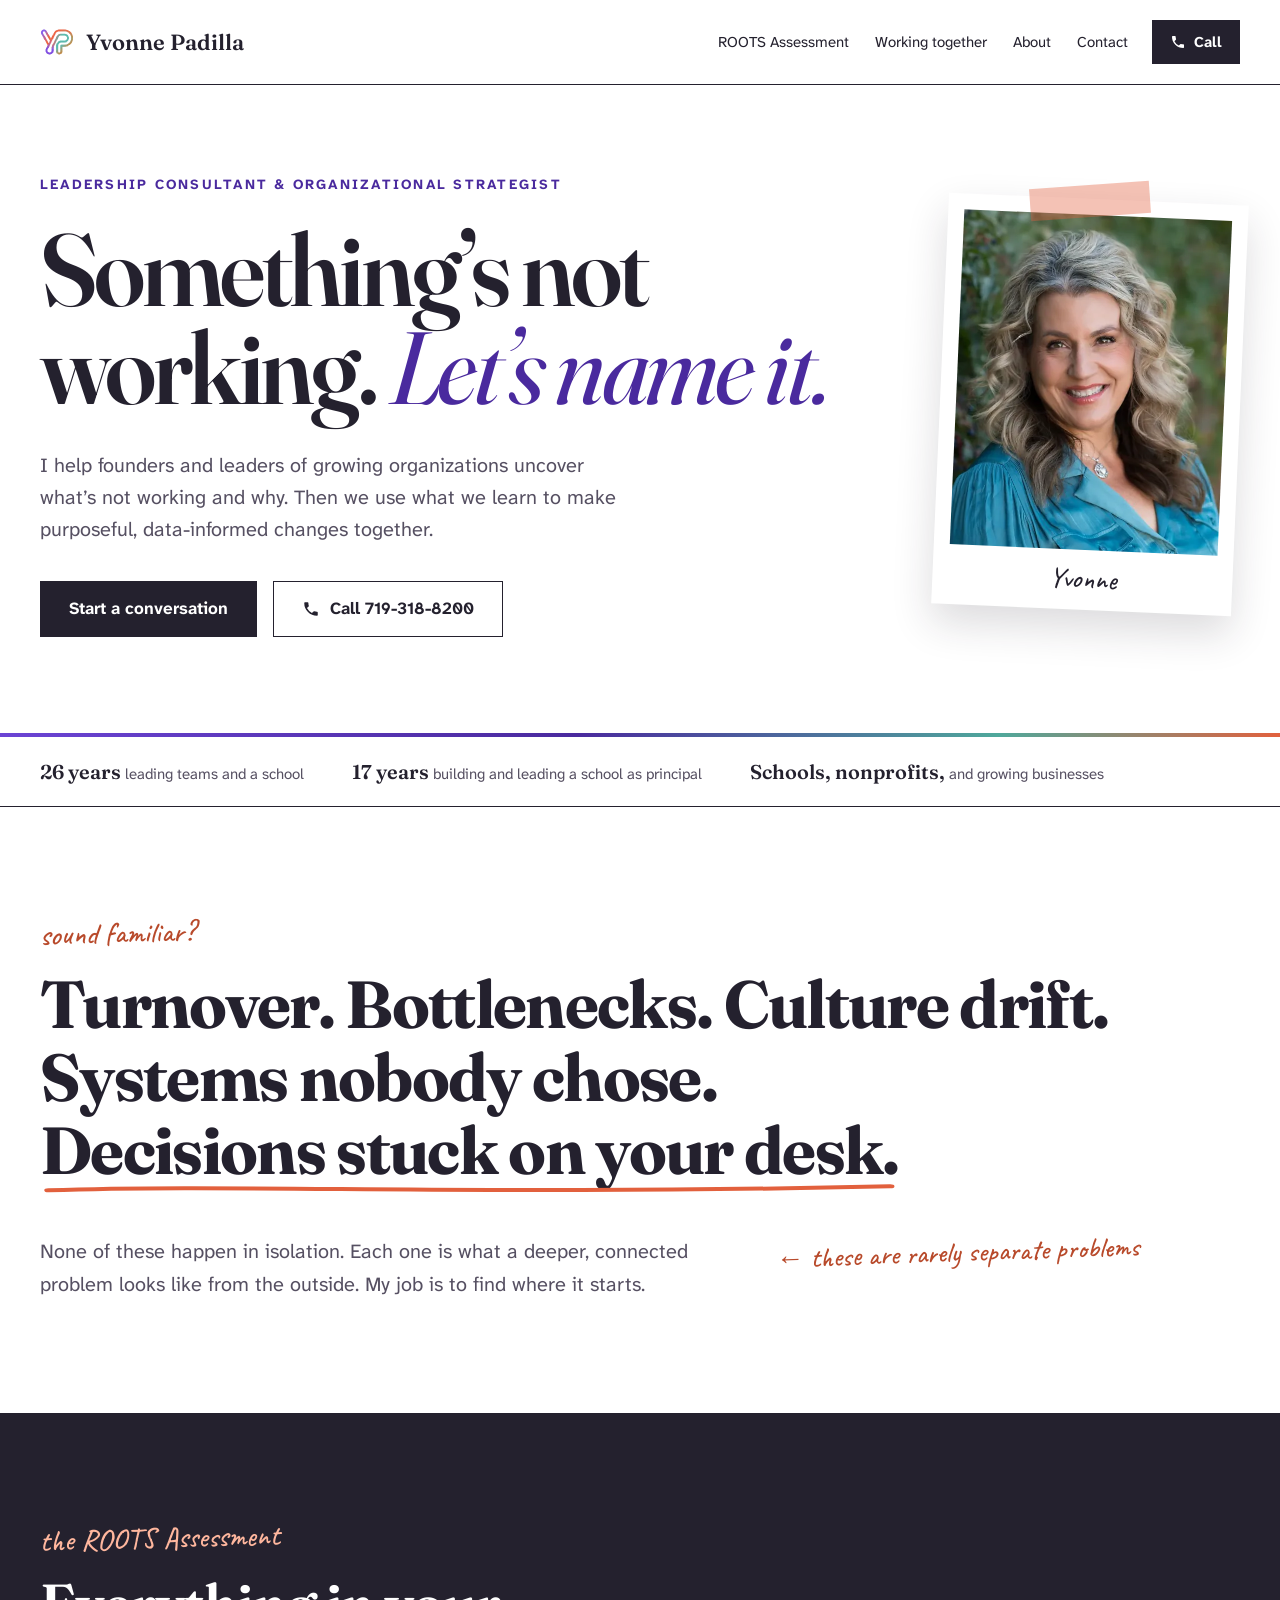
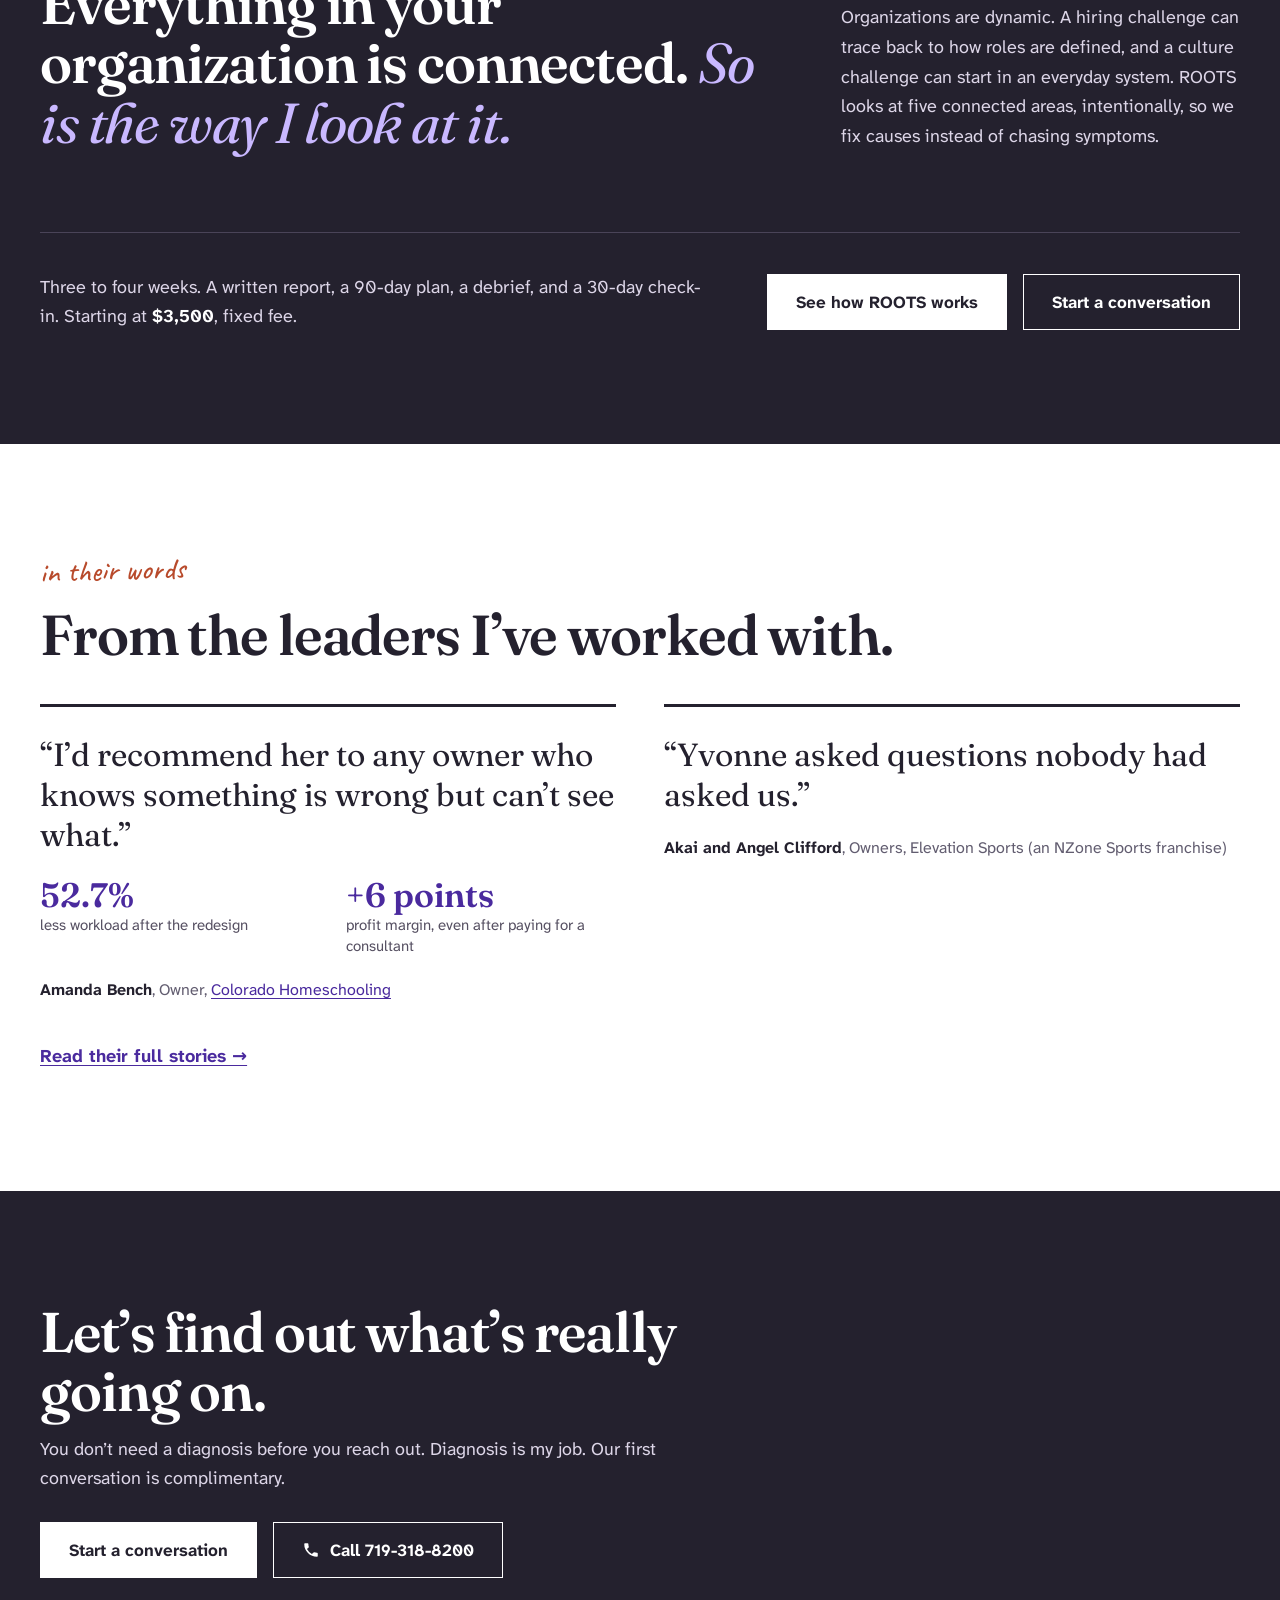
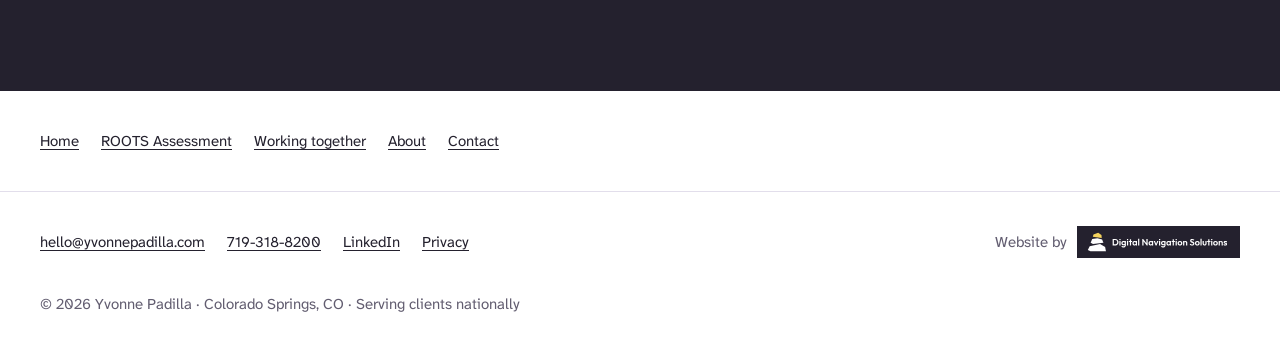
<file: index.html>
<!DOCTYPE html>
<html lang="en">
<head>
  <meta charset="UTF-8" />
  <meta name="viewport" content="width=device-width, initial-scale=1.0" />
  <title>Yvonne Padilla | Leadership Consultant &amp; Organizational Strategist</title>
  <meta name="description" content="I help founders and leaders of growing organizations uncover what's not working, then make strategic, data-informed changes together with their teams." />
  <meta name="author" content="Yvonne Padilla" />
  <link rel="canonical" href="https://yvonnepadilla.com/" />
  <meta name="robots" content="index, follow" />
  <meta name="theme-color" content="#24212E" />

  <meta property="og:type" content="website" />
  <meta property="og:url" content="https://yvonnepadilla.com/" />
  <meta property="og:title" content="Yvonne Padilla | Something's not working. Let's name it." />
  <meta property="og:description" content="I help founders and leaders of growing organizations uncover what's not working, then make strategic, data-informed changes together with their teams." />
  <meta property="og:image" content="https://yvonnepadilla.com/og-image-v4.jpg" />
  <meta property="og:image:width" content="1200" />
  <meta property="og:image:height" content="630" />
  <meta property="og:image:alt" content="Polaroid photo of Yvonne Padilla beside the headline Something's not working. Let's name it., with her YP logo and name" />
  <meta property="og:locale" content="en_US" />
  <meta property="og:site_name" content="Yvonne Padilla" />
  <meta name="twitter:card" content="summary_large_image" />
  <meta name="twitter:title" content="Yvonne Padilla | Something's not working. Let's name it." />
  <meta name="twitter:description" content="I help founders and leaders of growing organizations uncover what's not working, then make strategic, data-informed changes together with their teams." />
  <meta name="twitter:image" content="https://yvonnepadilla.com/og-image-v4.jpg" />
  <!-- ── SEO: Schema.org ── -->
  <script type="application/ld+json">
  {
    "@context": "https://schema.org",
    "@graph": [
      {
        "@type": "Person",
        "@id": "https://yvonnepadilla.com/#person",
        "name": "Yvonne Padilla",
        "url": "https://yvonnepadilla.com/",
        "image": "https://yvonnepadilla.com/images/yvonne-padilla-headshot.jpg",
        "description": "Leadership consultant and organizational strategist for growing organizations. Helps founders and leaders uncover what's not working, then make strategic, data-informed changes together with their teams. Seventeen years building and leading a school as principal. Based in Colorado Springs.",
        "jobTitle": "Leadership Consultant & Organizational Strategist",
        "knowsAbout": ["Organizational diagnosis", "Systems strategy and operations design", "Leadership development", "Hiring systems and staff retention", "Culture through growth", "Education and homeschool program operations", "Change management", "Technology adoption"],
        "sameAs": ["https://www.linkedin.com/in/yvonnepadilla"],
        "address": {
          "@type": "PostalAddress",
          "addressLocality": "Colorado Springs",
          "addressRegion": "CO",
          "addressCountry": "US"
        },
        "telephone": "+17193188200",
        "email": "hello@yvonnepadilla.com"
      },
      {
        "@type": "ProfessionalService",
        "@id": "https://yvonnepadilla.com/#service",
        "name": "Yvonne Padilla, Leadership Consultant & Organizational Strategist",
        "url": "https://yvonnepadilla.com/",
        "image": "https://yvonnepadilla.com/images/yvonne-padilla-headshot.jpg",
        "description": "Leadership consulting and organizational strategy for growing organizations: diagnosis before solutions.",
        "founder": { "@id": "https://yvonnepadilla.com/#person" },
        "telephone": "+17193188200",
        "email": "hello@yvonnepadilla.com",
        "address": {
          "@type": "PostalAddress",
          "addressLocality": "Colorado Springs",
          "addressRegion": "CO",
          "addressCountry": "US"
        },
        "areaServed": [
          { "@type": "City", "name": "Colorado Springs", "containedInPlace": { "@type": "State", "name": "Colorado" } },
          { "@type": "Country", "name": "United States" }
        ],
        "hasOfferCatalog": {
          "@type": "OfferCatalog",
          "name": "How we work together",
          "itemListElement": [
            { "@type": "Offer", "itemOffered": { "@type": "Service", "name": "ROOTS Assessment", "description": "A three- to four-week organizational assessment across five connected areas (Relationships, Ownership, Operations, Talent, and Strategy), with confidential interviews, a written report, a 90-day plan, a debrief, and a 30-day check-in." }, "priceSpecification": { "@type": "PriceSpecification", "minPrice": 3500, "priceCurrency": "USD" } },
            { "@type": "Offer", "itemOffered": { "@type": "Service", "name": "Change management" } },
            { "@type": "Offer", "itemOffered": { "@type": "Service", "name": "Leadership coaching and team development" } },
            { "@type": "Offer", "itemOffered": { "@type": "Service", "name": "Implementation" } },
            { "@type": "Offer", "itemOffered": { "@type": "Service", "name": "Ongoing advisory" } }
          ]
        },
        "sameAs": ["https://www.linkedin.com/in/yvonnepadilla"]
      }
    ]
  }
  </script>
  <!-- ── Favicon ── -->
  <link rel="icon" href="/favicon.ico" sizes="16x16 32x32 48x48" />
  <link rel="icon" type="image/png" sizes="48x48" href="/favicon-48.png" />
  <link rel="icon" type="image/png" sizes="512x512" href="/icon-512.png" />
  <link rel="apple-touch-icon" sizes="180x180" href="/apple-touch-icon.png" />

  <link rel="preconnect" href="https://fonts.googleapis.com" />
  <link rel="preconnect" href="https://fonts.gstatic.com" crossorigin />
  <link href="https://fonts.googleapis.com/css2?family=Atkinson+Hyperlegible+Next:wght@400;700&family=Caveat:wght@500&family=Fraunces:ital,opsz,wght@0,9..144,400;0,9..144,600;0,9..144,700;1,9..144,400&display=swap" rel="stylesheet" />
  <script>document.documentElement.classList.add('js')</script>
  <link rel="stylesheet" href="css/site.css" />
  <script src="js/site.js" defer></script>
</head>
<body id="top">
  <a class="skip-link" href="#main">Skip to main content</a>
  <header class="site-header">
    <div class="wrap">
      <a class="brand" href="index.html" aria-label="Yvonne Padilla, home">
        <img src="images/yp-mark-68.png" alt="" width="34" height="34" />
        <span>Yvonne Padilla</span>
      </a>
      <button class="menu-toggle" type="button" aria-expanded="false" aria-controls="site-nav"><span class="menu-label">Menu</span></button>
      <nav id="site-nav" aria-label="Main">
        <ul class="nav">
          <li><a href="roots-assessment.html">ROOTS Assessment</a></li>
          <li><a href="working-together.html">Working together</a></li>
          <li><a href="about.html">About</a></li>
          <li><a href="contact.html">Contact</a></li>
        </ul>
      </nav>
      <a class="nav-call" href="tel:+17193188200"><svg viewBox="0 0 24 24" aria-hidden="true"><path d="M6.6 10.8a15.1 15.1 0 0 0 6.6 6.6l2.2-2.2a1 1 0 0 1 1-.25 11.4 11.4 0 0 0 3.6.57 1 1 0 0 1 1 1V20a1 1 0 0 1-1 1A17 17 0 0 1 3 4a1 1 0 0 1 1-1h3.5a1 1 0 0 1 1 1c0 1.25.2 2.45.57 3.6a1 1 0 0 1-.25 1z"/></svg>Call<span class="sr-only"> 719-318-8200</span></a>
    </div>
  </header>

  <main id="main" tabindex="-1">

    <section class="hero" aria-labelledby="hero-title">
      <div class="wrap">
        <div class="hero-text">
          <p class="kicker">Leadership Consultant &amp; Organizational Strategist</p>
          <h1 id="hero-title">Something&rsquo;s not working. <em>Let&rsquo;s <span class="nw">name it.</span></em></h1>
          <p class="hero-tagline">I help founders and leaders of growing organizations uncover what&rsquo;s not working and why. Then we use what we learn to make purposeful, data-informed changes together.</p>
          <div class="actions">
            <a class="btn btn-dark" href="contact.html">Start a conversation</a>
            <a class="btn btn-outline" href="tel:+17193188200"><svg viewBox="0 0 24 24" aria-hidden="true"><path d="M6.6 10.8a15.1 15.1 0 0 0 6.6 6.6l2.2-2.2a1 1 0 0 1 1-.25 11.4 11.4 0 0 0 3.6.57 1 1 0 0 1 1 1V20a1 1 0 0 1-1 1A17 17 0 0 1 3 4a1 1 0 0 1 1-1h3.5a1 1 0 0 1 1 1c0 1.25.2 2.45.57 3.6a1 1 0 0 1-.25 1z"/></svg>Call 719-318-8200</a>
          </div>
        </div>
        <div class="polaroid-wrap">
          <figure class="polaroid">
            <img src="images/yvonne-hero-340.webp" srcset="images/yvonne-hero-340.webp 340w, images/yvonne-hero-480.webp 480w, images/yvonne-hero-680.webp 680w" sizes="(max-width: 640px) 268px, 388px" width="340" height="425" alt="Yvonne Padilla smiling, in a portrait outdoors" fetchpriority="high" />
            <figcaption>Yvonne</figcaption>
          </figure>
          <div class="tape" aria-hidden="true"></div>
          <p class="note hero-note" aria-hidden="true">26 years leading teams and a school &rarr;</p>
        </div>
      </div>
    </section>

    <div class="stripe" aria-hidden="true"></div>
    <div class="stats">
      <ul class="wrap" aria-label="Background at a glance">
        <li><strong>26 years</strong> leading teams and a school</li>
        <li><strong>17 years</strong> building and leading a school as principal</li>
        <li><strong>Schools, nonprofits,</strong> and growing businesses</li>
      </ul>
    </div>

    <section class="section" aria-labelledby="symptoms-title">
      <div class="wrap">
        <p class="label">sound familiar?</p>
        <h2 class="symptoms-head" id="symptoms-title">Turnover. Bottlenecks. Culture drift. Systems nobody chose. <span class="underline">Decisions stuck on your desk.<svg aria-hidden="true" viewBox="0 0 600 24" preserveAspectRatio="none"><path d="M6 14 C 140 4, 300 22, 594 8" fill="none" stroke="#E2603D" stroke-width="6" stroke-linecap="round"/></svg></span></h2>
        <div class="symptoms-foot">
          <p class="lead">None of these happen in isolation. Each one is what a deeper, connected problem looks like from the outside. My job is to find where it starts.</p>
          <p class="note symptoms-note"><span class="arrow-left" aria-hidden="true">&larr; </span><span class="arrow-up" aria-hidden="true">&uarr; </span>these are rarely separate problems</p>
        </div>
      </div>
    </section>

    <section class="roots on-dark roots-preview" id="roots" aria-labelledby="roots-title">
      <div class="wrap section">
        <div class="roots-top" style="margin-bottom:0">
          <div>
            <p class="label">the ROOTS Assessment</p>
            <h2 class="h2" id="roots-title">Everything in your organization is connected. <em>So is the way I look at it.</em></h2>
          </div>
          <p class="roots-intro">Organizations are dynamic. A hiring challenge can trace back to how roles are defined, and a culture challenge can start in an everyday system. ROOTS looks at five connected areas, intentionally, so we fix causes instead of chasing symptoms.</p>
        </div>
        <div class="roots-scope">
          <p>Three to four weeks. A written report, a 90-day plan, a debrief, and a 30-day check-in. Starting at <strong>$3,500</strong>, fixed fee.</p>
          <div class="actions">
            <a class="btn btn-light" href="roots-assessment.html">See how ROOTS works</a>
            <a class="btn btn-outline-light" href="contact.html">Start a conversation</a>
          </div>
        </div>
      </div>
    </section>

    <section class="section" id="results" aria-labelledby="results-title">
      <div class="wrap">
        <p class="label">in their words</p>
        <h2 class="h2" id="results-title">From the leaders I&rsquo;ve worked with.</h2>
        <div class="quotes">
          <figure class="quote">
            <blockquote><p>&ldquo;I&rsquo;d recommend her to any owner who knows something is wrong but can&rsquo;t see what.&rdquo;</p></blockquote>
            <ul class="quote-stats" aria-label="Results at Colorado Homeschooling">
              <li><strong>52.7%</strong> less workload after the redesign</li>
              <li><strong>+6 points</strong> profit margin, even after paying for a consultant</li>
            </ul>
            <figcaption><strong>Amanda Bench</strong>, Owner, <a href="https://www.coloradohomeschooling.com/" target="_blank" rel="noopener">Colorado Homeschooling<span class="sr-only"> (opens in a new tab)</span></a></figcaption>
          </figure>
          <figure class="quote">
            <blockquote><p>&ldquo;Yvonne asked questions nobody had asked us.&rdquo;</p></blockquote>
            <figcaption><strong>Akai and Angel Clifford</strong>, Owners, Elevation Sports (an NZone Sports franchise)</figcaption>
          </figure>
        </div>
        <a class="more-link" href="about.html#results">Read their full stories &rarr;</a>
      </div>
    </section>

    <section class="section cta-band on-dark" aria-labelledby="cta-title">
      <div class="wrap">
        <div>
          <h2 id="cta-title">Let&rsquo;s find out what&rsquo;s really going on.</h2>
          <p>You don&rsquo;t need a diagnosis before you reach out. Diagnosis is my job. Our first conversation is complimentary.</p>
        </div>
        <div class="actions">
          <a class="btn btn-light" href="contact.html">Start a conversation</a>
          <a class="btn btn-outline-light" href="tel:+17193188200"><svg viewBox="0 0 24 24" aria-hidden="true"><path d="M6.6 10.8a15.1 15.1 0 0 0 6.6 6.6l2.2-2.2a1 1 0 0 1 1-.25 11.4 11.4 0 0 0 3.6.57 1 1 0 0 1 1 1V20a1 1 0 0 1-1 1A17 17 0 0 1 3 4a1 1 0 0 1 1-1h3.5a1 1 0 0 1 1 1c0 1.25.2 2.45.57 3.6a1 1 0 0 1-.25 1z"/></svg>Call 719-318-8200</a>
        </div>
      </div>
    </section>
  </main>

  <footer class="site-footer">
    <nav class="footer-nav" aria-label="Footer">
      <div class="wrap">
        <ul>
          <li><a href="index.html">Home</a></li>
          <li><a href="roots-assessment.html">ROOTS Assessment</a></li>
          <li><a href="working-together.html">Working together</a></li>
          <li><a href="about.html">About</a></li>
          <li><a href="contact.html">Contact</a></li>
        </ul>
      </div>
    </nav>
    <div class="wrap">
      <ul>
        <li><a href="mailto:hello@yvonnepadilla.com">hello@yvonnepadilla.com</a></li>
        <li><a href="tel:+17193188200">719-318-8200</a></li>
        <li><a href="https://www.linkedin.com/in/yvonnepadilla" target="_blank" rel="noopener">LinkedIn<span class="sr-only"> (opens in a new tab)</span></a></li>
        <li><a href="privacy.html">Privacy</a></li>
      </ul>
      <p class="footer-credit">
        <a href="https://digitalnavigationsolutions.com" target="_blank" rel="noopener" aria-label="Website by Digital Navigation Solutions (opens in a new tab)">
          <span>Website by</span>
          <span class="badge"><img src="images/dns-logo-dark-bg.svg" alt="" width="143" height="20" loading="lazy" /></span>
        </a>
      </p>
    </div>
    <div class="wrap" style="padding-top:0">
      <p>&copy; 2026 Yvonne Padilla &middot; Colorado Springs, CO &middot; Serving clients nationally</p>
    </div>
  </footer>

  <!-- Cloudflare Web Analytics --><script type='module' src='https://static.cloudflareinsights.com/beacon.min.js' data-cf-beacon='{"token": "711c5b0e4eae44b2bc8e6b0b80d42266"}'></script><!-- End Cloudflare Web Analytics -->

</body>
</html>
</file>
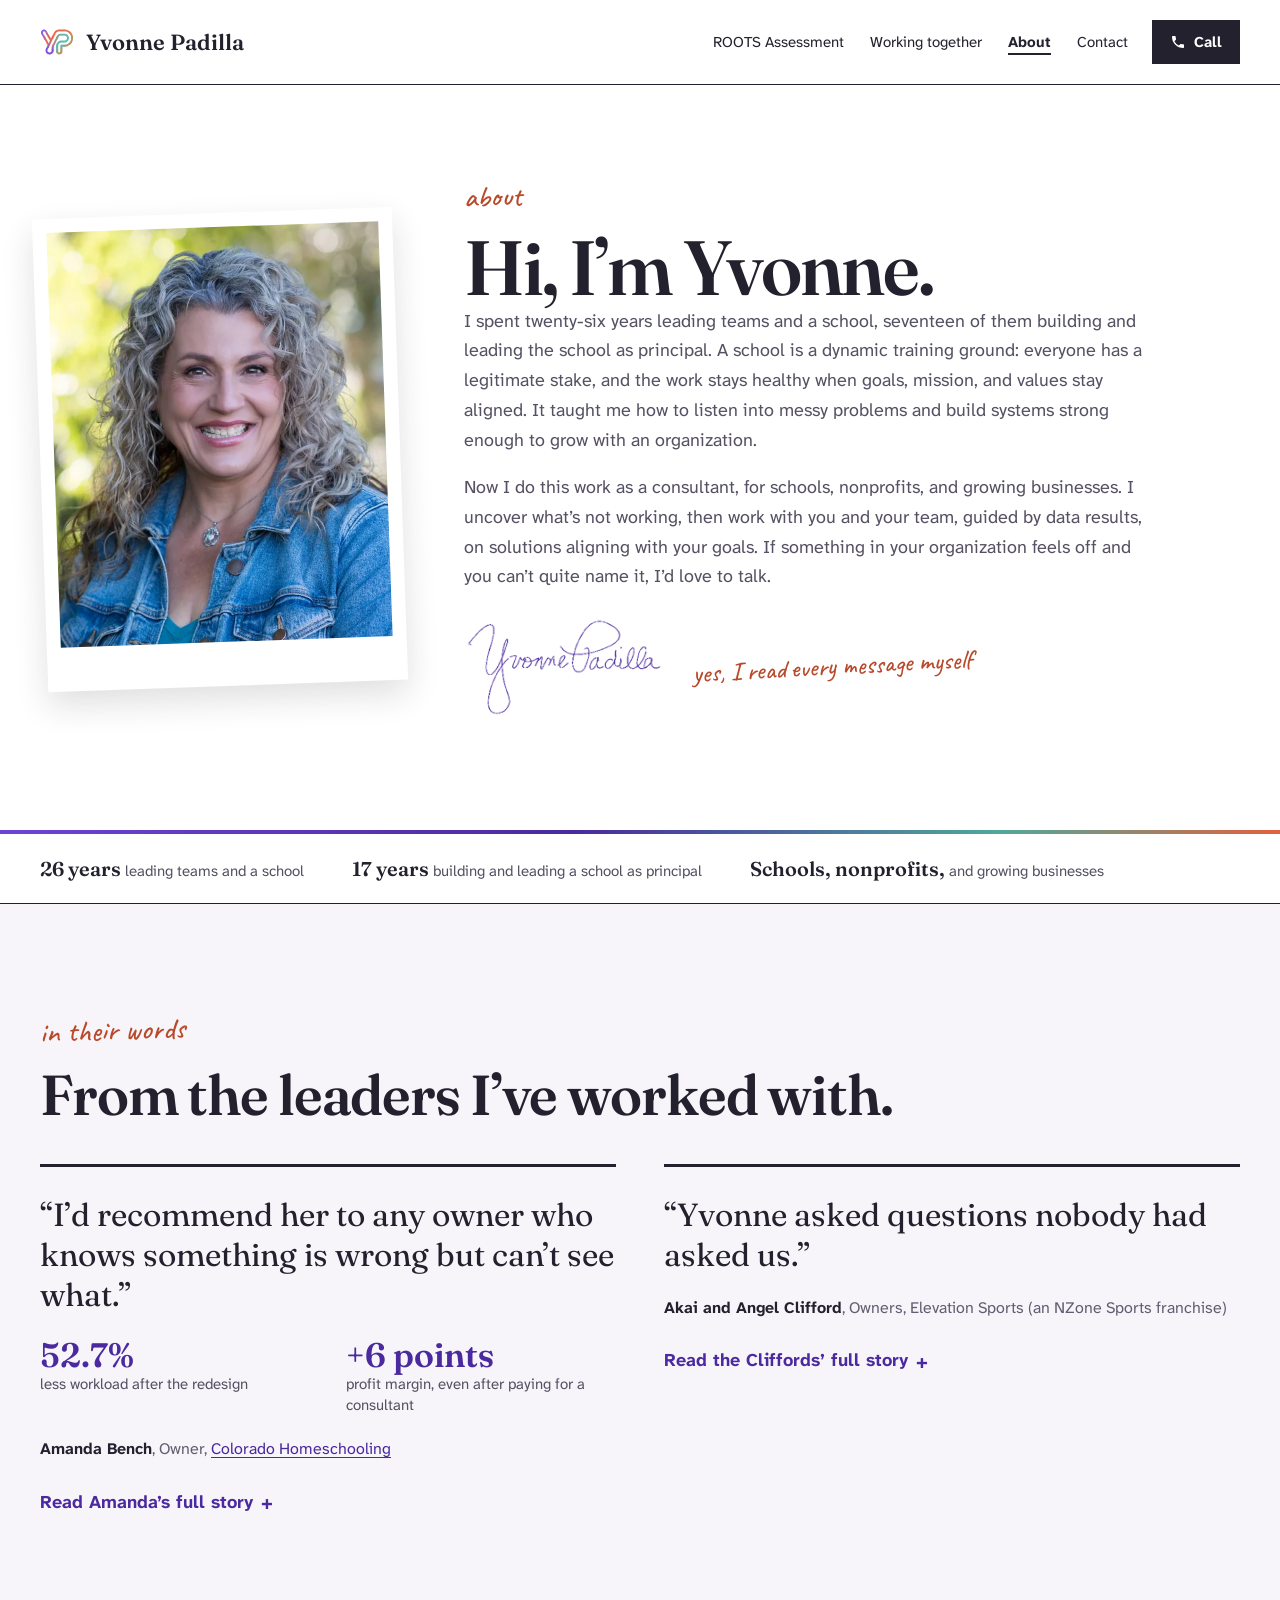
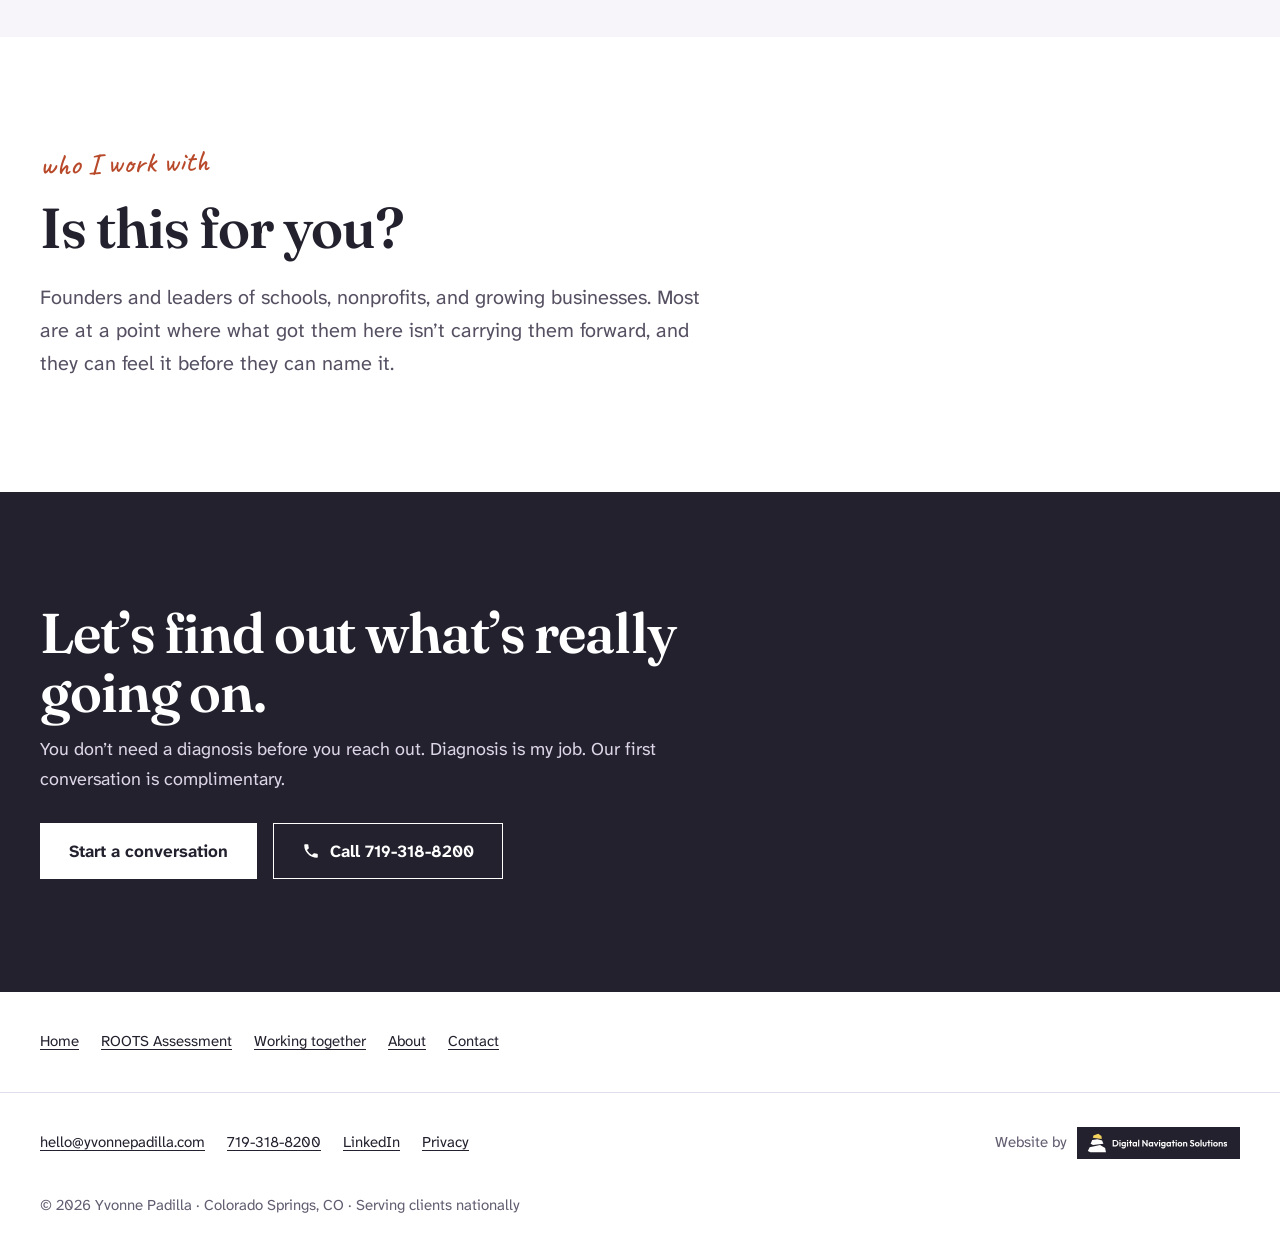
<file: about.html>
<!DOCTYPE html>
<html lang="en">
<head>
  <meta charset="UTF-8" />
  <meta name="viewport" content="width=device-width, initial-scale=1.0" />
  <title>About Yvonne Padilla | Leadership Consultant</title>
  <meta name="description" content="Yvonne Padilla spent 26 years leading teams and a school, 17 of them as a school principal. Now she helps founders and leaders uncover what&#39;s not working." />
  <meta name="author" content="Yvonne Padilla" />
  <link rel="canonical" href="https://yvonnepadilla.com/about.html" />
  <meta name="robots" content="index, follow" />
  <meta name="theme-color" content="#24212E" />

  <meta property="og:type" content="website" />
  <meta property="og:url" content="https://yvonnepadilla.com/about.html" />
  <meta property="og:title" content="About Yvonne Padilla" />
  <meta property="og:description" content="Yvonne Padilla spent 26 years leading teams and a school, 17 of them as a school principal. Now she helps founders and leaders uncover what&#39;s not working." />
  <meta property="og:image" content="https://yvonnepadilla.com/og-image-v4.jpg" />
  <meta property="og:image:width" content="1200" />
  <meta property="og:image:height" content="630" />
  <meta property="og:image:alt" content="Polaroid photo of Yvonne Padilla beside the headline Something's not working. Let's name it., with her YP logo and name" />
  <meta property="og:locale" content="en_US" />
  <meta property="og:site_name" content="Yvonne Padilla" />
  <meta name="twitter:card" content="summary_large_image" />
  <meta name="twitter:title" content="About Yvonne Padilla" />
  <meta name="twitter:description" content="Yvonne Padilla spent 26 years leading teams and a school, 17 of them as a school principal. Now she helps founders and leaders uncover what&#39;s not working." />
  <meta name="twitter:image" content="https://yvonnepadilla.com/og-image-v4.jpg" />

  <!-- ── Favicon ── -->
  <link rel="icon" href="/favicon.ico" sizes="16x16 32x32 48x48" />
  <link rel="icon" type="image/png" sizes="48x48" href="/favicon-48.png" />
  <link rel="icon" type="image/png" sizes="512x512" href="/icon-512.png" />
  <link rel="apple-touch-icon" sizes="180x180" href="/apple-touch-icon.png" />

  <link rel="preconnect" href="https://fonts.googleapis.com" />
  <link rel="preconnect" href="https://fonts.gstatic.com" crossorigin />
  <link href="https://fonts.googleapis.com/css2?family=Atkinson+Hyperlegible+Next:wght@400;700&family=Caveat:wght@500&family=Fraunces:ital,opsz,wght@0,9..144,400;0,9..144,600;0,9..144,700;1,9..144,400&display=swap" rel="stylesheet" />
  <script>document.documentElement.classList.add('js')</script>
  <link rel="stylesheet" href="css/site.css" />
  <script src="js/site.js" defer></script>
</head>
<body id="top">
  <a class="skip-link" href="#main">Skip to main content</a>
  <header class="site-header">
    <div class="wrap">
      <a class="brand" href="index.html" aria-label="Yvonne Padilla, home">
        <img src="images/yp-mark-68.png" alt="" width="34" height="34" />
        <span>Yvonne Padilla</span>
      </a>
      <button class="menu-toggle" type="button" aria-expanded="false" aria-controls="site-nav"><span class="menu-label">Menu</span></button>
      <nav id="site-nav" aria-label="Main">
        <ul class="nav">
          <li><a href="roots-assessment.html">ROOTS Assessment</a></li>
          <li><a href="working-together.html">Working together</a></li>
          <li><a href="about.html" aria-current="page">About</a></li>
          <li><a href="contact.html">Contact</a></li>
        </ul>
      </nav>
      <a class="nav-call" href="tel:+17193188200"><svg viewBox="0 0 24 24" aria-hidden="true"><path d="M6.6 10.8a15.1 15.1 0 0 0 6.6 6.6l2.2-2.2a1 1 0 0 1 1-.25 11.4 11.4 0 0 0 3.6.57 1 1 0 0 1 1 1V20a1 1 0 0 1-1 1A17 17 0 0 1 3 4a1 1 0 0 1 1-1h3.5a1 1 0 0 1 1 1c0 1.25.2 2.45.57 3.6a1 1 0 0 1-.25 1z"/></svg>Call<span class="sr-only"> 719-318-8200</span></a>
    </div>
  </header>

  <main id="main" tabindex="-1">

    <section class="section about page-top" id="about" aria-labelledby="about-title">
      <div class="wrap">
        <div class="about-photo">
          <figure class="polaroid">
            <img fetchpriority="high" src="images/yvonne-about-denim-260.webp" srcset="images/yvonne-about-denim-260.webp 260w, images/yvonne-about-denim-520.webp 520w" sizes="(max-width: 640px) 80vw, 332px" width="260" height="325" alt="Yvonne Padilla in a denim jacket" />
          </figure>
        </div>
        <div class="about-text">
          <p class="label">about</p>
          <h1 class="page-title" id="about-title">Hi, I&rsquo;m Yvonne.</h1>
          <p class="body">I spent twenty-six years leading teams and a school, seventeen of them building and leading the school as principal. A school is a dynamic training ground: everyone has a legitimate stake, and the work stays healthy when goals, mission, and values stay aligned. It taught me how to listen into messy problems and build systems strong enough to grow with an organization.</p>
          <p class="body">Now I do this work as a consultant, for schools, nonprofits, and growing businesses. I uncover what&rsquo;s not working, then work with you and your team, guided by data results, on solutions aligning with your goals. If something in your organization feels off and you can&rsquo;t quite name it, I&rsquo;d love to talk.</p>
          <div class="sign">
            <img src="images/yvonne-signature.webp" width="224" height="114" alt="Signed, Yvonne Padilla" loading="lazy" decoding="async" />
            <p class="note">yes, I read every message myself</p>
          </div>
        </div>
      </div>
    </section>

    <div class="stripe" aria-hidden="true"></div>
    <div class="stats">
      <ul class="wrap" aria-label="Background at a glance">
        <li><strong>26 years</strong> leading teams and a school</li>
        <li><strong>17 years</strong> building and leading a school as principal</li>
        <li><strong>Schools, nonprofits,</strong> and growing businesses</li>
      </ul>
    </div>
    <section class="section tint" id="results" aria-labelledby="results-title">
      <div class="wrap">
        <p class="label">in their words</p>
        <h2 class="h2" id="results-title">From the leaders I&rsquo;ve worked with.</h2>
        <div class="quotes">
          <figure class="quote">
            <blockquote><p>&ldquo;I&rsquo;d recommend her to any owner who knows something is wrong but can&rsquo;t see what.&rdquo;</p></blockquote>
            <ul class="quote-stats" aria-label="Results at Colorado Homeschooling">
              <li><strong>52.7%</strong> less workload after the redesign</li>
              <li><strong>+6 points</strong> profit margin, even after paying for a consultant</li>
            </ul>
            <figcaption><strong>Amanda Bench</strong>, Owner, <a href="https://www.coloradohomeschooling.com/" target="_blank" rel="noopener">Colorado Homeschooling<span class="sr-only"> (opens in a new tab)</span></a></figcaption>
            <details>
              <summary><span class="more">Read Amanda&rsquo;s full story</span><span class="less">Show less</span></summary>
              <div class="full">
                <p>When I brought my business to Yvonne, I knew something was wrong, but I couldn't name what it was. I was tired, doing 100% of the service delivery and admin myself, and I was seriously considering selling. What Yvonne did wasn't just listen — she listened through the noise to figure out what I was actually saying, even when I couldn't articulate it myself. She identified that the real problem was structural: my internal process wasn't sustainable, and no amount of effort was going to fix that without changing the process itself. That was the piece I couldn't see on my own.</p>
                <p>She refused to let me throw the business away. Instead, she rebuilt the systems underneath it — first creating infrastructure that let the business run across multiple users, then redesigning the evaluation process itself to be dramatically more efficient. In 2026 alone, that shift cut evaluation time by more than half. We also restructured how services were priced, which strengthened the business's margins.</p>
                <p>Six months after we started, I went from 'considering an exit' to confident the business actually works — and works without me having to do everything myself. Yvonne has this rare mix of being able to figure out what people are saying when they don't even know what they're saying themselves, while also building the practical systems to fix it. She doesn't just make a business more efficient — she makes it scalable. I'd recommend her to any owner who knows something is wrong but can't see what.</p>
              </div>
            </details>
          </figure>
          <figure class="quote">
            <blockquote><p>&ldquo;Yvonne asked questions nobody had asked us.&rdquo;</p></blockquote>
            <figcaption><strong>Akai and Angel Clifford</strong>, Owners, Elevation Sports (an NZone Sports franchise)</figcaption>
            <details>
              <summary><span class="more">Read the Cliffords&rsquo; full story</span><span class="less">Show less</span></summary>
              <div class="full">
                <p>When we first started talking with Yvonne about NZone Sports, we had a vision and training, but we were still looking for the right opportunity to put it all into action. We owned a franchise, but we didn&rsquo;t have a clear focus or path.</p>
                <p>Yvonne asked questions nobody had asked us. She found a need for what we offered in home schools before we even knew there was one. As a school leader, she saw what her students were missing, and she brought us in to run an after-school sports program for them. She truly believed her students deserved a physical fitness program. It was the first home school program we ever had. Partnering with home schools had never come up anywhere in our franchise, and it was a refreshing idea.</p>
                <p>She did more than bring us in. She brought the program to us. Every time we hit a problem, she had a solution, and she helped us keep it from happening again. Over two years, the partnership gave us revenue, but more importantly, it gave us a baseline. Yvonne&rsquo;s honest feedback showed us what we were missing: how to group kids by age, how many coaches each group needs, and what has to be in place before we launch. Her feedback became our roadmap, and we&rsquo;re using it now as we plan what&rsquo;s next.</p>
                <p>More than anything, Yvonne helped us see what NZone could be: a specialized home school program, something the franchise&rsquo;s curriculum didn&rsquo;t offer at the time. She&rsquo;s a problem solver with great ideas. She&rsquo;s a good listener, she&rsquo;s open to feedback, and she is patient in the problem-solving process. She told us our shortfalls, and that&rsquo;s exactly what we needed.</p>
                <p>Anyone who works with Yvonne is going to get more than they expect.</p>
              </div>
            </details>
          </figure>
        </div>
      </div>
    </section>

    <section class="section" id="fit" aria-labelledby="fit-title">
      <div class="wrap">
        <p class="label">who I work with</p>
        <h2 class="h2" id="fit-title">Is this for you?</h2>
        <p class="lead" style="margin-top:24px">Founders and leaders of schools, nonprofits, and growing businesses. Most are at a point where what got them here isn&rsquo;t carrying them forward, and they can feel it before they can name it.</p>
      </div>
    </section>

    <section class="section cta-band on-dark" aria-labelledby="cta-title">
      <div class="wrap">
        <div>
          <h2 id="cta-title">Let&rsquo;s find out what&rsquo;s really going on.</h2>
          <p>You don&rsquo;t need a diagnosis before you reach out. Diagnosis is my job. Our first conversation is complimentary.</p>
        </div>
        <div class="actions">
          <a class="btn btn-light" href="contact.html">Start a conversation</a>
          <a class="btn btn-outline-light" href="tel:+17193188200"><svg viewBox="0 0 24 24" aria-hidden="true"><path d="M6.6 10.8a15.1 15.1 0 0 0 6.6 6.6l2.2-2.2a1 1 0 0 1 1-.25 11.4 11.4 0 0 0 3.6.57 1 1 0 0 1 1 1V20a1 1 0 0 1-1 1A17 17 0 0 1 3 4a1 1 0 0 1 1-1h3.5a1 1 0 0 1 1 1c0 1.25.2 2.45.57 3.6a1 1 0 0 1-.25 1z"/></svg>Call 719-318-8200</a>
        </div>
      </div>
    </section>
  </main>

  <footer class="site-footer">
    <nav class="footer-nav" aria-label="Footer">
      <div class="wrap">
        <ul>
          <li><a href="index.html">Home</a></li>
          <li><a href="roots-assessment.html">ROOTS Assessment</a></li>
          <li><a href="working-together.html">Working together</a></li>
          <li><a href="about.html">About</a></li>
          <li><a href="contact.html">Contact</a></li>
        </ul>
      </div>
    </nav>
    <div class="wrap">
      <ul>
        <li><a href="mailto:hello@yvonnepadilla.com">hello@yvonnepadilla.com</a></li>
        <li><a href="tel:+17193188200">719-318-8200</a></li>
        <li><a href="https://www.linkedin.com/in/yvonnepadilla" target="_blank" rel="noopener">LinkedIn<span class="sr-only"> (opens in a new tab)</span></a></li>
        <li><a href="privacy.html">Privacy</a></li>
      </ul>
      <p class="footer-credit">
        <a href="https://digitalnavigationsolutions.com" target="_blank" rel="noopener" aria-label="Website by Digital Navigation Solutions (opens in a new tab)">
          <span>Website by</span>
          <span class="badge"><img src="images/dns-logo-dark-bg.svg" alt="" width="143" height="20" loading="lazy" /></span>
        </a>
      </p>
    </div>
    <div class="wrap" style="padding-top:0">
      <p>&copy; 2026 Yvonne Padilla &middot; Colorado Springs, CO &middot; Serving clients nationally</p>
    </div>
  </footer>

  <!-- Cloudflare Web Analytics --><script type='module' src='https://static.cloudflareinsights.com/beacon.min.js' data-cf-beacon='{"token": "711c5b0e4eae44b2bc8e6b0b80d42266"}'></script><!-- End Cloudflare Web Analytics -->

</body>
</html>
</file>
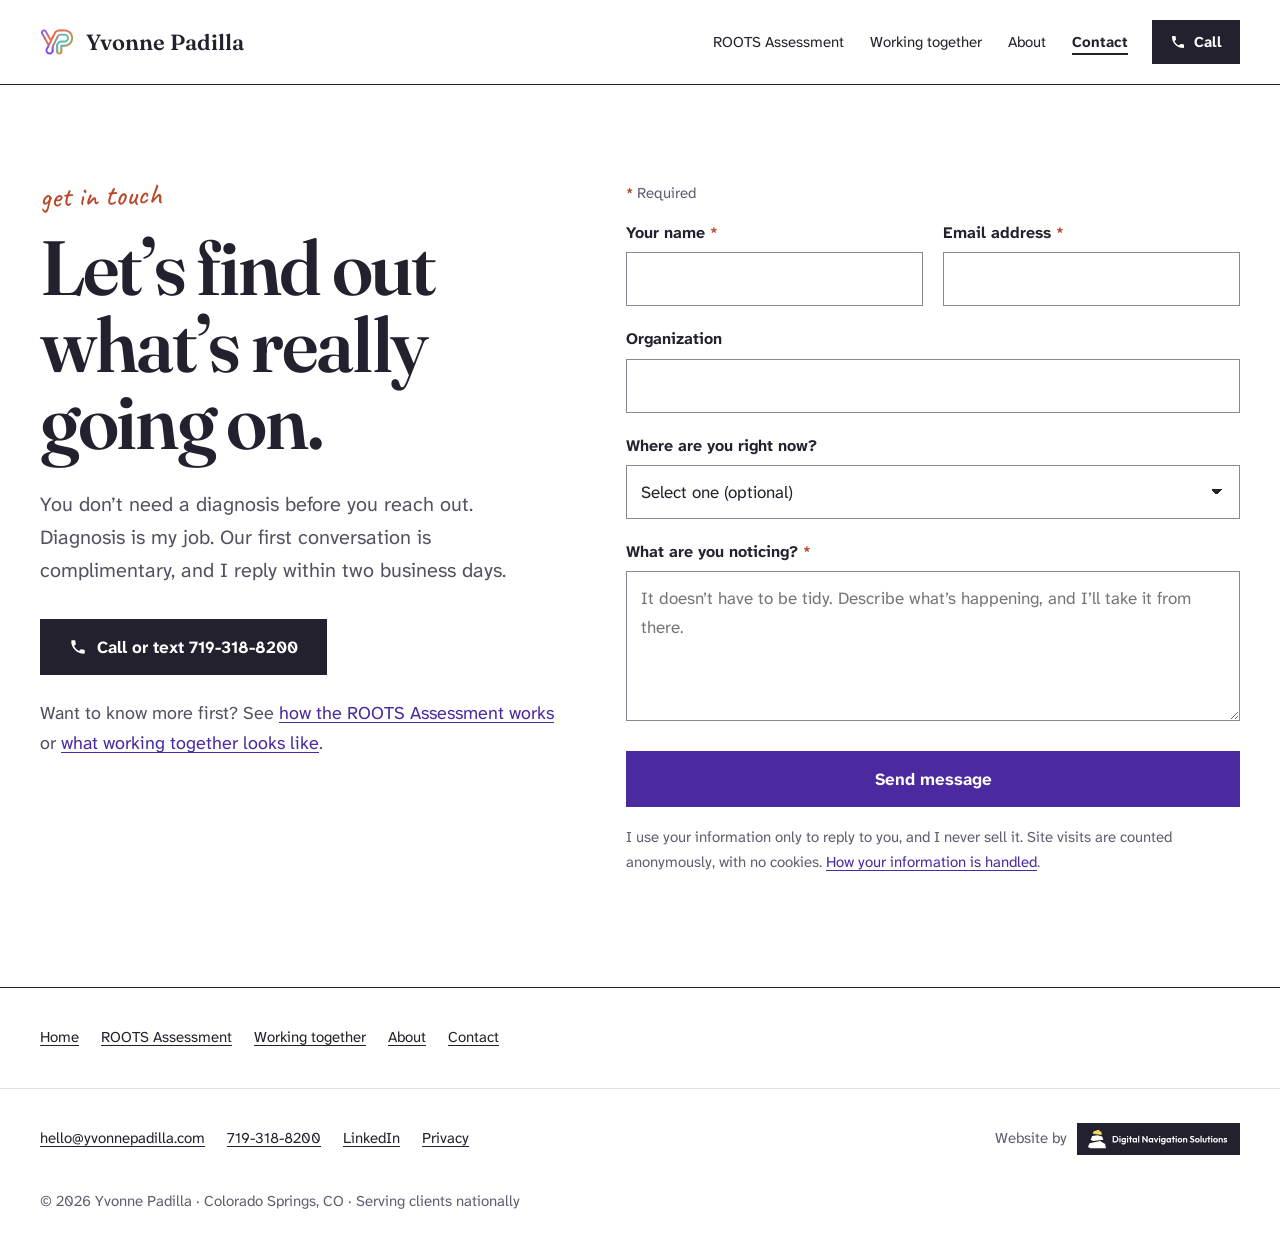
<file: contact.html>
<!DOCTYPE html>
<html lang="en">
<head>
  <meta charset="UTF-8" />
  <meta name="viewport" content="width=device-width, initial-scale=1.0" />
  <title>Contact | Yvonne Padilla</title>
  <meta name="description" content="Start a conversation with Yvonne Padilla. Your first conversation is complimentary, and she replies within two business days. Call or text 719-318-8200." />
  <meta name="author" content="Yvonne Padilla" />
  <link rel="canonical" href="https://yvonnepadilla.com/contact.html" />
  <meta name="robots" content="index, follow" />
  <meta name="theme-color" content="#24212E" />

  <meta property="og:type" content="website" />
  <meta property="og:url" content="https://yvonnepadilla.com/contact.html" />
  <meta property="og:title" content="Start a conversation with Yvonne Padilla" />
  <meta property="og:description" content="Start a conversation with Yvonne Padilla. Your first conversation is complimentary, and she replies within two business days. Call or text 719-318-8200." />
  <meta property="og:image" content="https://yvonnepadilla.com/og-image-v4.jpg" />
  <meta property="og:image:width" content="1200" />
  <meta property="og:image:height" content="630" />
  <meta property="og:image:alt" content="Polaroid photo of Yvonne Padilla beside the headline Something's not working. Let's name it., with her YP logo and name" />
  <meta property="og:locale" content="en_US" />
  <meta property="og:site_name" content="Yvonne Padilla" />
  <meta name="twitter:card" content="summary_large_image" />
  <meta name="twitter:title" content="Start a conversation with Yvonne Padilla" />
  <meta name="twitter:description" content="Start a conversation with Yvonne Padilla. Your first conversation is complimentary, and she replies within two business days. Call or text 719-318-8200." />
  <meta name="twitter:image" content="https://yvonnepadilla.com/og-image-v4.jpg" />

  <!-- ── Favicon ── -->
  <link rel="icon" href="/favicon.ico" sizes="16x16 32x32 48x48" />
  <link rel="icon" type="image/png" sizes="48x48" href="/favicon-48.png" />
  <link rel="icon" type="image/png" sizes="512x512" href="/icon-512.png" />
  <link rel="apple-touch-icon" sizes="180x180" href="/apple-touch-icon.png" />

  <link rel="preconnect" href="https://fonts.googleapis.com" />
  <link rel="preconnect" href="https://fonts.gstatic.com" crossorigin />
  <link href="https://fonts.googleapis.com/css2?family=Atkinson+Hyperlegible+Next:wght@400;700&family=Caveat:wght@500&family=Fraunces:ital,opsz,wght@0,9..144,400;0,9..144,600;0,9..144,700;1,9..144,400&display=swap" rel="stylesheet" />
  <script>document.documentElement.classList.add('js')</script>
  <link rel="stylesheet" href="css/site.css" />
  <script src="js/site.js" defer></script>
</head>
<body id="top">
  <a class="skip-link" href="#main">Skip to main content</a>
  <header class="site-header">
    <div class="wrap">
      <a class="brand" href="index.html" aria-label="Yvonne Padilla, home">
        <img src="images/yp-mark-68.png" alt="" width="34" height="34" />
        <span>Yvonne Padilla</span>
      </a>
      <button class="menu-toggle" type="button" aria-expanded="false" aria-controls="site-nav"><span class="menu-label">Menu</span></button>
      <nav id="site-nav" aria-label="Main">
        <ul class="nav">
          <li><a href="roots-assessment.html">ROOTS Assessment</a></li>
          <li><a href="working-together.html">Working together</a></li>
          <li><a href="about.html">About</a></li>
          <li><a href="contact.html" aria-current="page">Contact</a></li>
        </ul>
      </nav>
      <a class="nav-call" href="tel:+17193188200"><svg viewBox="0 0 24 24" aria-hidden="true"><path d="M6.6 10.8a15.1 15.1 0 0 0 6.6 6.6l2.2-2.2a1 1 0 0 1 1-.25 11.4 11.4 0 0 0 3.6.57 1 1 0 0 1 1 1V20a1 1 0 0 1-1 1A17 17 0 0 1 3 4a1 1 0 0 1 1-1h3.5a1 1 0 0 1 1 1c0 1.25.2 2.45.57 3.6a1 1 0 0 1-.25 1z"/></svg>Call<span class="sr-only"> 719-318-8200</span></a>
    </div>
  </header>

  <main id="main" tabindex="-1">

    <section class="section contact page-top" id="contact" style="border-top:0" aria-labelledby="contact-title">
      <div class="wrap">
        <div class="contact-intro">
          <p class="label">get in touch</p>
          <h1 id="contact-title" class="page-title">Let&rsquo;s find out what&rsquo;s really going on.</h1>
          <p class="lead">You don&rsquo;t need a diagnosis before you reach out. Diagnosis is my job. Our first conversation is complimentary, and I reply within two business days.</p>
          <div class="actions">
            <a class="btn btn-dark" href="tel:+17193188200"><svg viewBox="0 0 24 24" aria-hidden="true"><path d="M6.6 10.8a15.1 15.1 0 0 0 6.6 6.6l2.2-2.2a1 1 0 0 1 1-.25 11.4 11.4 0 0 0 3.6.57 1 1 0 0 1 1 1V20a1 1 0 0 1-1 1A17 17 0 0 1 3 4a1 1 0 0 1 1-1h3.5a1 1 0 0 1 1 1c0 1.25.2 2.45.57 3.6a1 1 0 0 1-.25 1z"/></svg>Call or text 719-318-8200</a>
          </div>
          <p class="contact-next">Want to know more first? See <a href="roots-assessment.html">how the ROOTS Assessment works</a> or <a href="working-together.html">what working together looks like</a>.</p>
        </div>
        <div class="contact-form-wrap">
          <form class="contact-form" id="contact-form" action="https://formspree.io/f/mykqerno" method="POST">
            <p class="form-note"><span class="req" aria-hidden="true">*</span> Required</p>
            <div class="form-row">
              <div class="field">
                <label for="name">Your name <span class="req" aria-hidden="true">*</span><span class="sr-only"> (required)</span></label>
                <input type="text" id="name" name="name" autocomplete="name" required />
                <p class="field-error" id="name-error" hidden></p>
              </div>
              <div class="field">
                <label for="email">Email address <span class="req" aria-hidden="true">*</span><span class="sr-only"> (required)</span></label>
                <input type="email" id="email" name="email" autocomplete="email" inputmode="email" required />
                <p class="field-error" id="email-error" hidden></p>
              </div>
            </div>
            <div class="field">
              <label for="organization">Organization</label>
              <input type="text" id="organization" name="organization" autocomplete="organization" />
            </div>
            <div class="field">
              <label for="service">Where are you right now?</label>
              <select id="service" name="service">
                <option value="" selected>Select one (optional)</option>
                <option value="Something's off, not sure what">Something&rsquo;s off and I can&rsquo;t name it</option>
                <option value="ROOTS Assessment">I&rsquo;d like to talk about the ROOTS Assessment</option>
                <option value="Leadership and culture">Leadership or culture challenges</option>
                <option value="Change management">Leading a change</option>
                <option value="Systems, operations, or hiring">Systems, operations, or hiring</option>
                <option value="General inquiry">Just exploring</option>
              </select>
            </div>
            <div class="field">
              <label for="message">What are you noticing? <span class="req" aria-hidden="true">*</span><span class="sr-only"> (required)</span></label>
              <textarea id="message" name="message" placeholder="It doesn&rsquo;t have to be tidy. Describe what&rsquo;s happening, and I&rsquo;ll take it from there." required></textarea>
                <p class="field-error" id="message-error" hidden></p>
            </div>
            <input type="hidden" name="_subject" value="New inquiry from yvonnepadilla.com" />
            <div class="hp" aria-hidden="true">
              <label for="_gotcha">Leave this field empty</label>
              <input type="text" id="_gotcha" name="_gotcha" tabindex="-1" autocomplete="off" />
            </div>
            <button type="submit" class="btn btn-violet form-submit">Send message</button>
            <p class="form-status" id="form-status" role="status" aria-live="polite"></p>
          </form>
          <div class="thanks" id="form-thanks" tabindex="-1" hidden>
            <h2>Thank you</h2>
            <p>I&rsquo;ve got your message and will reply within two business days to find a time to talk.</p>
          </div>
          <p class="privacy-note">I use your information only to reply to you, and I never sell it. Site visits are counted anonymously, with no cookies. <a href="privacy.html">How your information is handled</a>.</p>
        </div>
      </div>
    </section>
  </main>

  <footer class="site-footer">
    <nav class="footer-nav" aria-label="Footer">
      <div class="wrap">
        <ul>
          <li><a href="index.html">Home</a></li>
          <li><a href="roots-assessment.html">ROOTS Assessment</a></li>
          <li><a href="working-together.html">Working together</a></li>
          <li><a href="about.html">About</a></li>
          <li><a href="contact.html">Contact</a></li>
        </ul>
      </div>
    </nav>
    <div class="wrap">
      <ul>
        <li><a href="mailto:hello@yvonnepadilla.com">hello@yvonnepadilla.com</a></li>
        <li><a href="tel:+17193188200">719-318-8200</a></li>
        <li><a href="https://www.linkedin.com/in/yvonnepadilla" target="_blank" rel="noopener">LinkedIn<span class="sr-only"> (opens in a new tab)</span></a></li>
        <li><a href="privacy.html">Privacy</a></li>
      </ul>
      <p class="footer-credit">
        <a href="https://digitalnavigationsolutions.com" target="_blank" rel="noopener" aria-label="Website by Digital Navigation Solutions (opens in a new tab)">
          <span>Website by</span>
          <span class="badge"><img src="images/dns-logo-dark-bg.svg" alt="" width="143" height="20" loading="lazy" /></span>
        </a>
      </p>
    </div>
    <div class="wrap" style="padding-top:0">
      <p>&copy; 2026 Yvonne Padilla &middot; Colorado Springs, CO &middot; Serving clients nationally</p>
    </div>
  </footer>

  <script>
    // Submit the contact form without leaving the page. Falls back to a normal
    // Formspree post if JavaScript is off.
    (function () {
      var form = document.getElementById('contact-form');
      var status = document.getElementById('form-status');
      var thanks = document.getElementById('form-thanks');
      if (!form || !window.fetch) return;

      // Keep a draft of the message in this tab only, so a refresh or an
      // accidental back-and-forward doesn't erase it. Cleared after sending.
      var draftKey = 'yp-contact-draft';
      var draftFields = ['name', 'email', 'organization', 'service', 'message'];
      try {
        var saved = JSON.parse(sessionStorage.getItem(draftKey) || '{}');
        draftFields.forEach(function (id) {
          var el = document.getElementById(id);
          if (el && saved[id] && !el.value) el.value = saved[id];
        });
        form.addEventListener('input', function () {
          var data = {};
          draftFields.forEach(function (id) { var el = document.getElementById(id); if (el) data[id] = el.value; });
          sessionStorage.setItem(draftKey, JSON.stringify(data));
        });
      } catch (e) { /* storage unavailable; the form still works */ }


      // Friendlier, persistent error messages (the browser's own checks still
      // run when JavaScript is off).
      form.setAttribute('novalidate', '');
      var messages = {
        name: 'Please add your name.',
        email: 'Please add an email address I can reply to, like name@example.com.',
        message: 'Please tell me a little about what you\u2019re noticing.'
      };
      function check(el) {
        var err = document.getElementById(el.id + '-error');
        if (!err) return true;
        var ok = el.checkValidity();
        if (ok) {
          el.removeAttribute('aria-invalid');
          el.removeAttribute('aria-describedby');
          err.hidden = true;
          err.textContent = '';
        } else {
          el.setAttribute('aria-invalid', 'true');
          el.setAttribute('aria-describedby', err.id);
          err.textContent = messages[el.id];
          err.hidden = false;
        }
        return ok;
      }
      ['name', 'email', 'message'].forEach(function (id) {
        var el = document.getElementById(id);
        el.addEventListener('blur', function () { if (el.value || el.hasAttribute('aria-invalid')) check(el); });
        el.addEventListener('input', function () { if (el.hasAttribute('aria-invalid')) check(el); });
      });
      form.addEventListener('submit', function (e) {
        e.preventDefault();
        var firstBad = null;
        ['name', 'email', 'message'].forEach(function (id) {
          var el = document.getElementById(id);
          if (!check(el) && !firstBad) firstBad = el;
        });
        if (firstBad) {
          status.className = 'form-status error';
          status.textContent = 'Please fix the highlighted fields, then send again.';
          firstBad.focus();
          return;
        }
        var button = form.querySelector('.form-submit');
        button.disabled = true;
        button.textContent = 'Sending…';
        status.className = 'form-status';
        status.textContent = '';

        fetch(form.action, {
          method: 'POST',
          body: new FormData(form),
          headers: { 'Accept': 'application/json' }
        }).then(function (res) {
          if (res.ok) {
            try { sessionStorage.removeItem(draftKey); } catch (e) {}
            form.hidden = true;
            thanks.hidden = false;
            thanks.focus();
          } else {
            return res.json().then(function (data) {
              var msg = (data && data.errors && data.errors.map(function (x) { return x.message; }).join(' ')) || '';
              throw new Error(msg);
            });
          }
        }).catch(function (err) {
          status.className = 'form-status error';
          status.textContent = 'Something went wrong and your message didn’t send. ' +
            (err && err.name === 'TypeError' ? 'Your connection may have dropped. ' :
              (err && err.message ? err.message.replace(/[.!?]?\s*$/, '. ') : '')) + 'Please try again, or email ';
          var link = document.createElement('a');
          link.href = 'mailto:hello@yvonnepadilla.com';
          link.textContent = 'hello@yvonnepadilla.com';
          status.appendChild(link);
          status.appendChild(document.createTextNode('.'));
          button.disabled = false;
          button.textContent = 'Send message';
        });
      });
    })();
  </script>

  <!-- Cloudflare Web Analytics --><script type='module' src='https://static.cloudflareinsights.com/beacon.min.js' data-cf-beacon='{"token": "711c5b0e4eae44b2bc8e6b0b80d42266"}'></script><!-- End Cloudflare Web Analytics -->

</body>
</html>
</file>
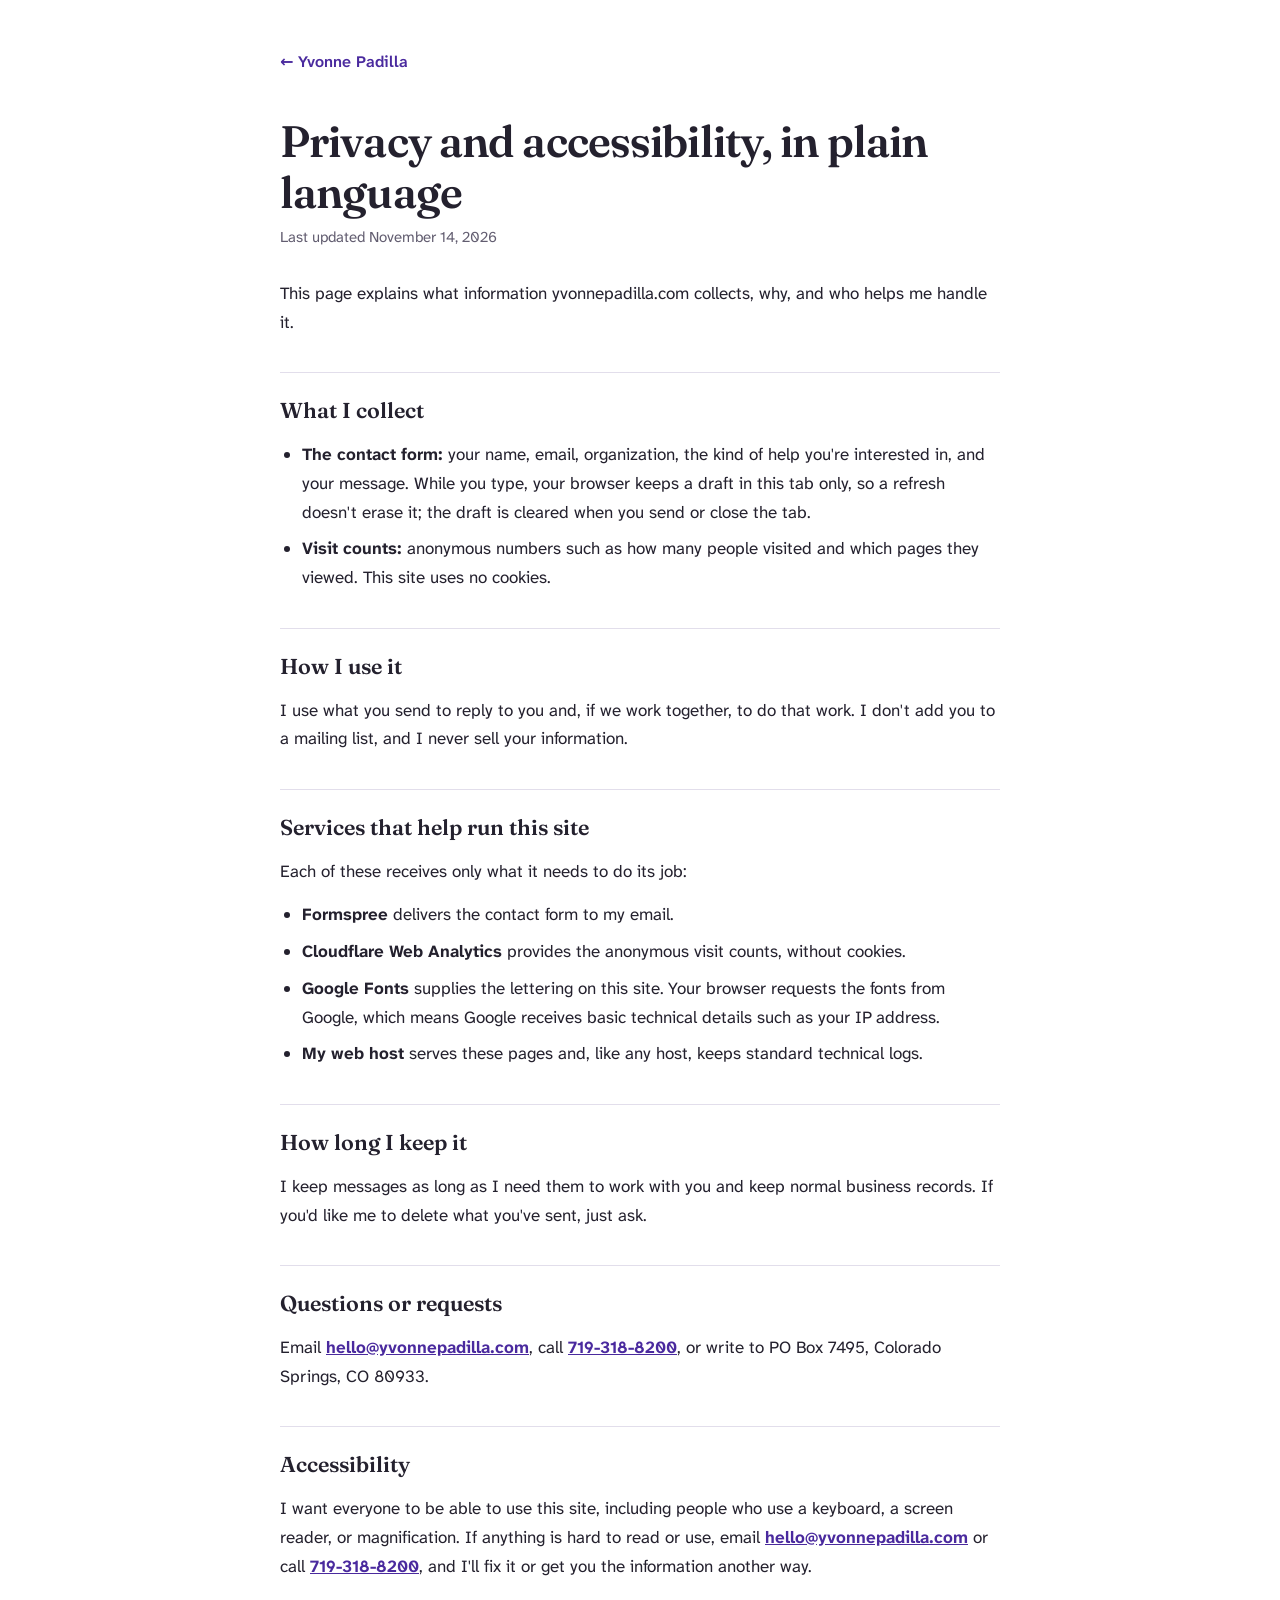
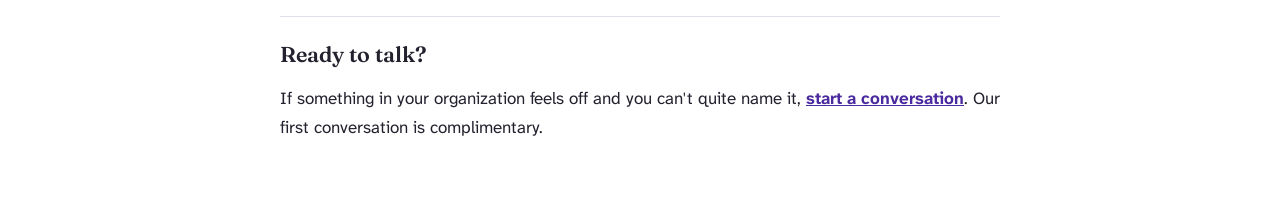
<file: privacy.html>
<!DOCTYPE html>
<html lang="en">
<head>
  <meta charset="UTF-8" />
  <meta name="viewport" content="width=device-width, initial-scale=1.0" />
  <title>Privacy and accessibility | Yvonne Padilla</title>
  <meta name="description" content="How yvonnepadilla.com handles the information you share through this website." />
  <link rel="canonical" href="https://yvonnepadilla.com/privacy.html" />
  <link rel="icon" href="/favicon.ico" sizes="16x16 32x32 48x48" />
  <link rel="icon" type="image/png" sizes="48x48" href="/favicon-48.png" />
  <link rel="apple-touch-icon" sizes="180x180" href="/apple-touch-icon.png" />
  <link rel="preconnect" href="https://fonts.googleapis.com" />
  <link rel="preconnect" href="https://fonts.gstatic.com" crossorigin />
  <link href="https://fonts.googleapis.com/css2?family=Atkinson+Hyperlegible+Next:wght@400;700&family=Fraunces:opsz,wght@9..144,600&display=swap" rel="stylesheet" />
  <style>
    *, *::before, *::after { box-sizing: border-box; margin: 0; padding: 0; }
    :root { --white: #ffffff; --off-white: #F7F5FA; --violet: #6B44D4; --violet-deep: #4A2A9E; --text: #24212E; --muted: #625D70; }
    body { background: var(--white); color: var(--text); font-family: 'Atkinson Hyperlegible Next', 'Segoe UI', system-ui, sans-serif; line-height: 1.7; padding: 2.5rem 1rem 4rem; }
    main { max-width: 720px; margin: 0 auto; }
    .home { display: inline-flex; align-items: center; min-height: 44px; margin-bottom: 2rem; color: var(--violet-deep); font-weight: 600; text-decoration: none; }
    h1 { font-family: 'Fraunces', Georgia, serif; font-weight: 600; letter-spacing: -.02em; font-size: clamp(2rem, 5vw, 2.75rem); line-height: 1.15; margin-bottom: 0.5rem; }
    h2 { font-family: 'Fraunces', Georgia, serif; font-weight: 600; font-size: 1.35rem; margin: 2.25rem 0 0.6rem; padding-top: 1.25rem; border-top: 1px solid #E2DEEB; }
    p, li { font-size: 1.0625rem; }
    p { margin-bottom: 0.9rem; }
    ul { margin: 0 0 0.9rem 1.4rem; }
    li { margin-bottom: 0.5rem; }
    .updated { color: var(--muted); font-size: 0.9375rem; margin-bottom: 1.75rem; }
    a { color: var(--violet-deep); font-weight: 700; }
    a:focus-visible { outline: 3px solid var(--violet); outline-offset: 3px; }
  </style>
</head>
<body>
  <main>
    <a href="/" class="home">← Yvonne Padilla</a>
    <h1>Privacy and accessibility, in plain language</h1>
    <p class="updated">Last updated November 14, 2026</p>

    <p>This page explains what information yvonnepadilla.com collects, why, and who helps me handle it.</p>

    <h2>What I collect</h2>
    <ul>
      <li><strong>The contact form:</strong> your name, email, organization, the kind of help you're interested in, and your message. While you type, your browser keeps a draft in this tab only, so a refresh doesn't erase it; the draft is cleared when you send or close the tab.</li>
      <li><strong>Visit counts:</strong> anonymous numbers such as how many people visited and which pages they viewed. This site uses no cookies.</li>
    </ul>

    <h2>How I use it</h2>
    <p>I use what you send to reply to you and, if we work together, to do that work. I don't add you to a mailing list, and I never sell your information.</p>

    <h2>Services that help run this site</h2>
    <p>Each of these receives only what it needs to do its job:</p>
    <ul>
      <li><strong>Formspree</strong> delivers the contact form to my email.</li>
      <li><strong>Cloudflare Web Analytics</strong> provides the anonymous visit counts, without cookies.</li>
      <li><strong>Google Fonts</strong> supplies the lettering on this site. Your browser requests the fonts from Google, which means Google receives basic technical details such as your IP address.</li>
      <li><strong>My web host</strong> serves these pages and, like any host, keeps standard technical logs.</li>
    </ul>

    <h2>How long I keep it</h2>
    <p>I keep messages as long as I need them to work with you and keep normal business records. If you'd like me to delete what you've sent, just ask.</p>

    <h2>Questions or requests</h2>
    <p>Email <a href="mailto:hello@yvonnepadilla.com">hello@yvonnepadilla.com</a>, call <a href="tel:+17193188200">719-318-8200</a>, or write to PO Box 7495, Colorado Springs, CO 80933.</p>

    <h2>Accessibility</h2>
    <p>I want everyone to be able to use this site, including people who use a keyboard, a screen reader, or magnification. If anything is hard to read or use, email <a href="mailto:hello@yvonnepadilla.com">hello@yvonnepadilla.com</a> or call <a href="tel:+17193188200">719-318-8200</a>, and I'll fix it or get you the information another way.</p>

    <h2>Ready to talk?</h2>
    <p>If something in your organization feels off and you can't quite name it, <a href="contact.html">start a conversation</a>. Our first conversation is complimentary.</p>
  </main>
</body>
</html>
</file>
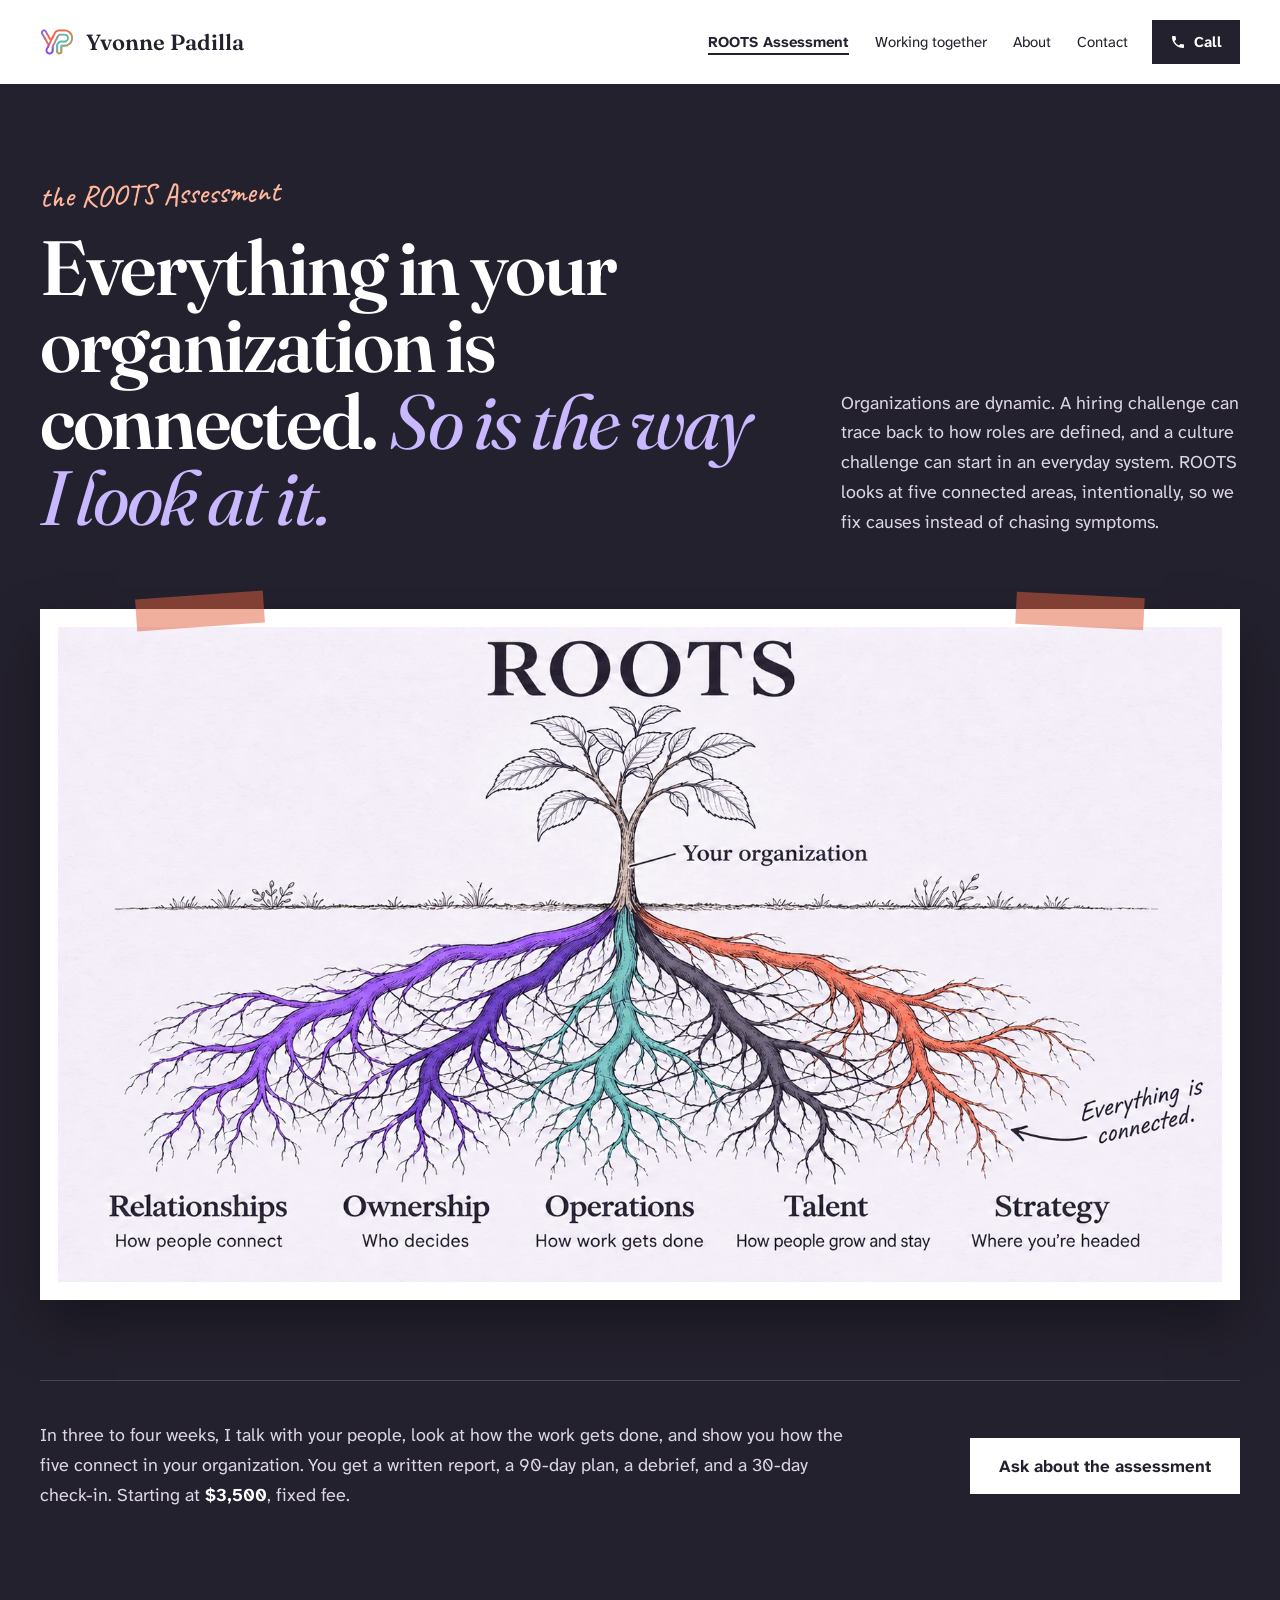
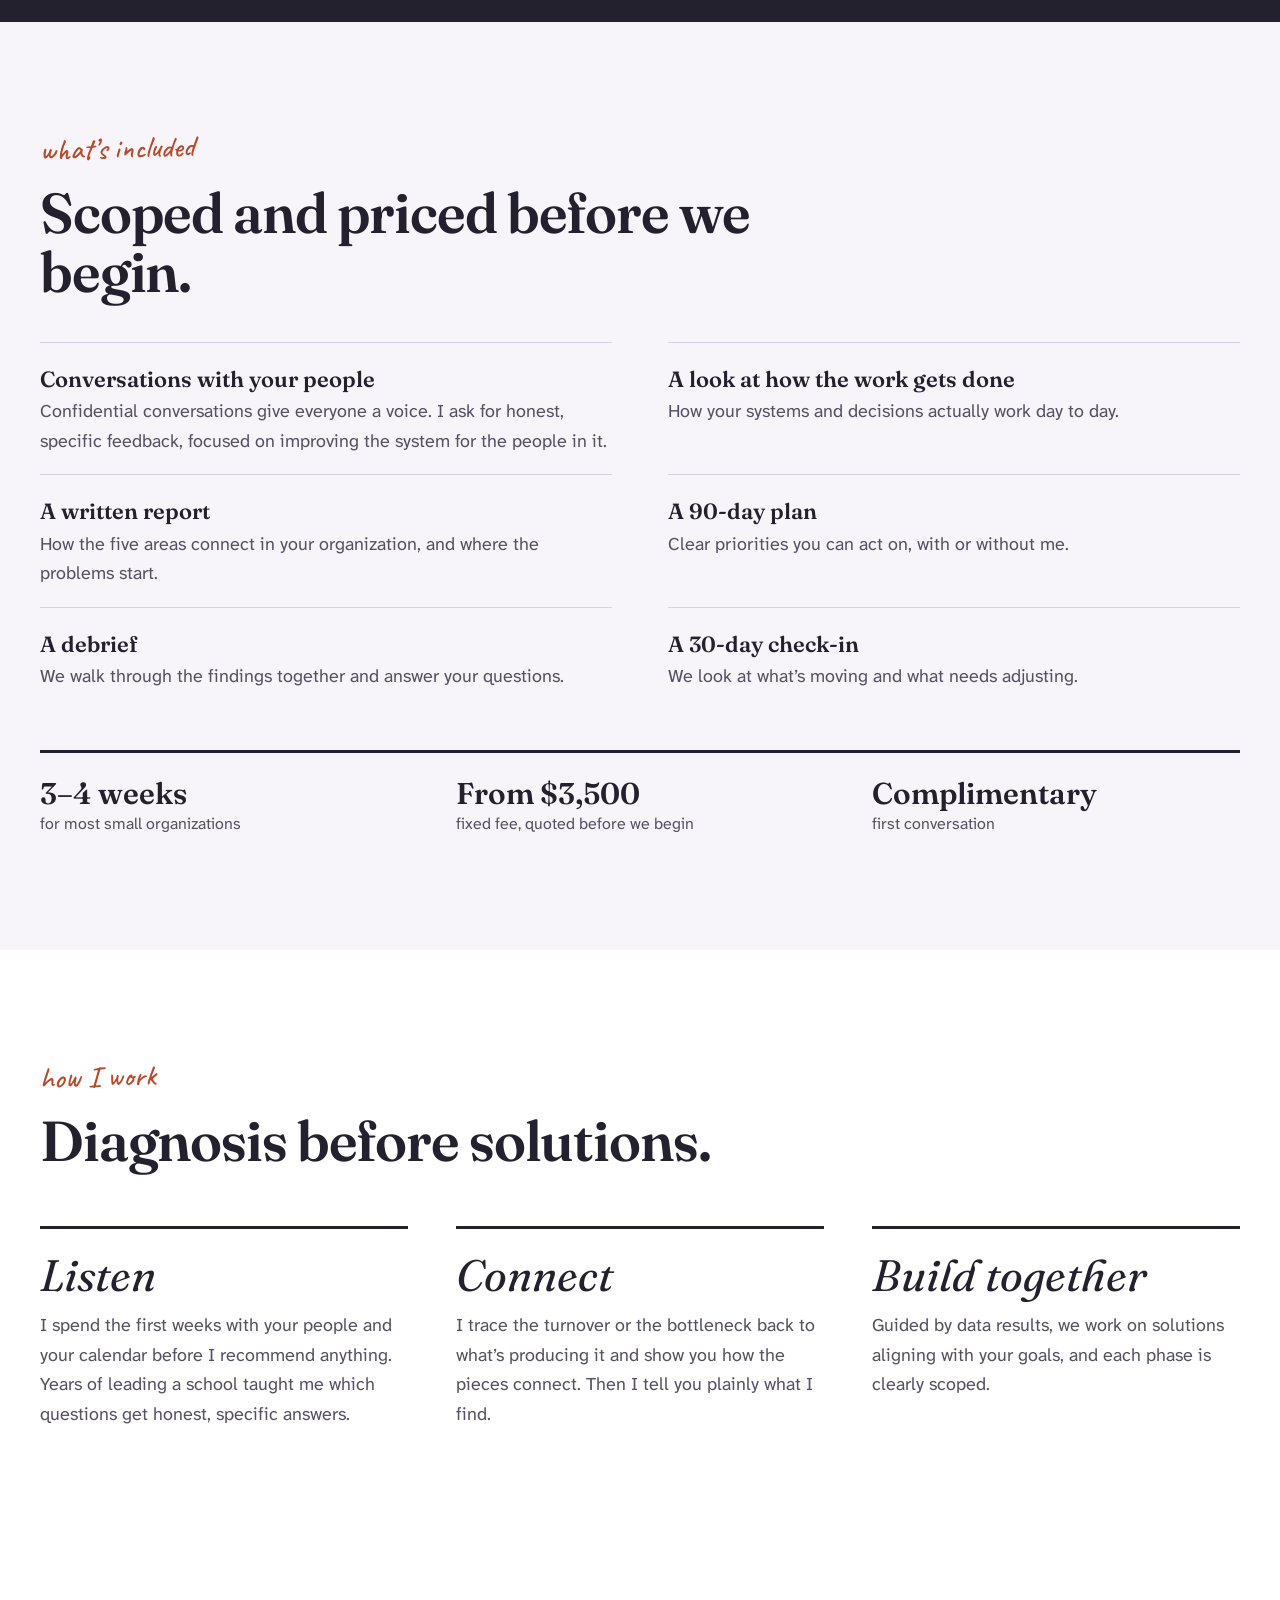
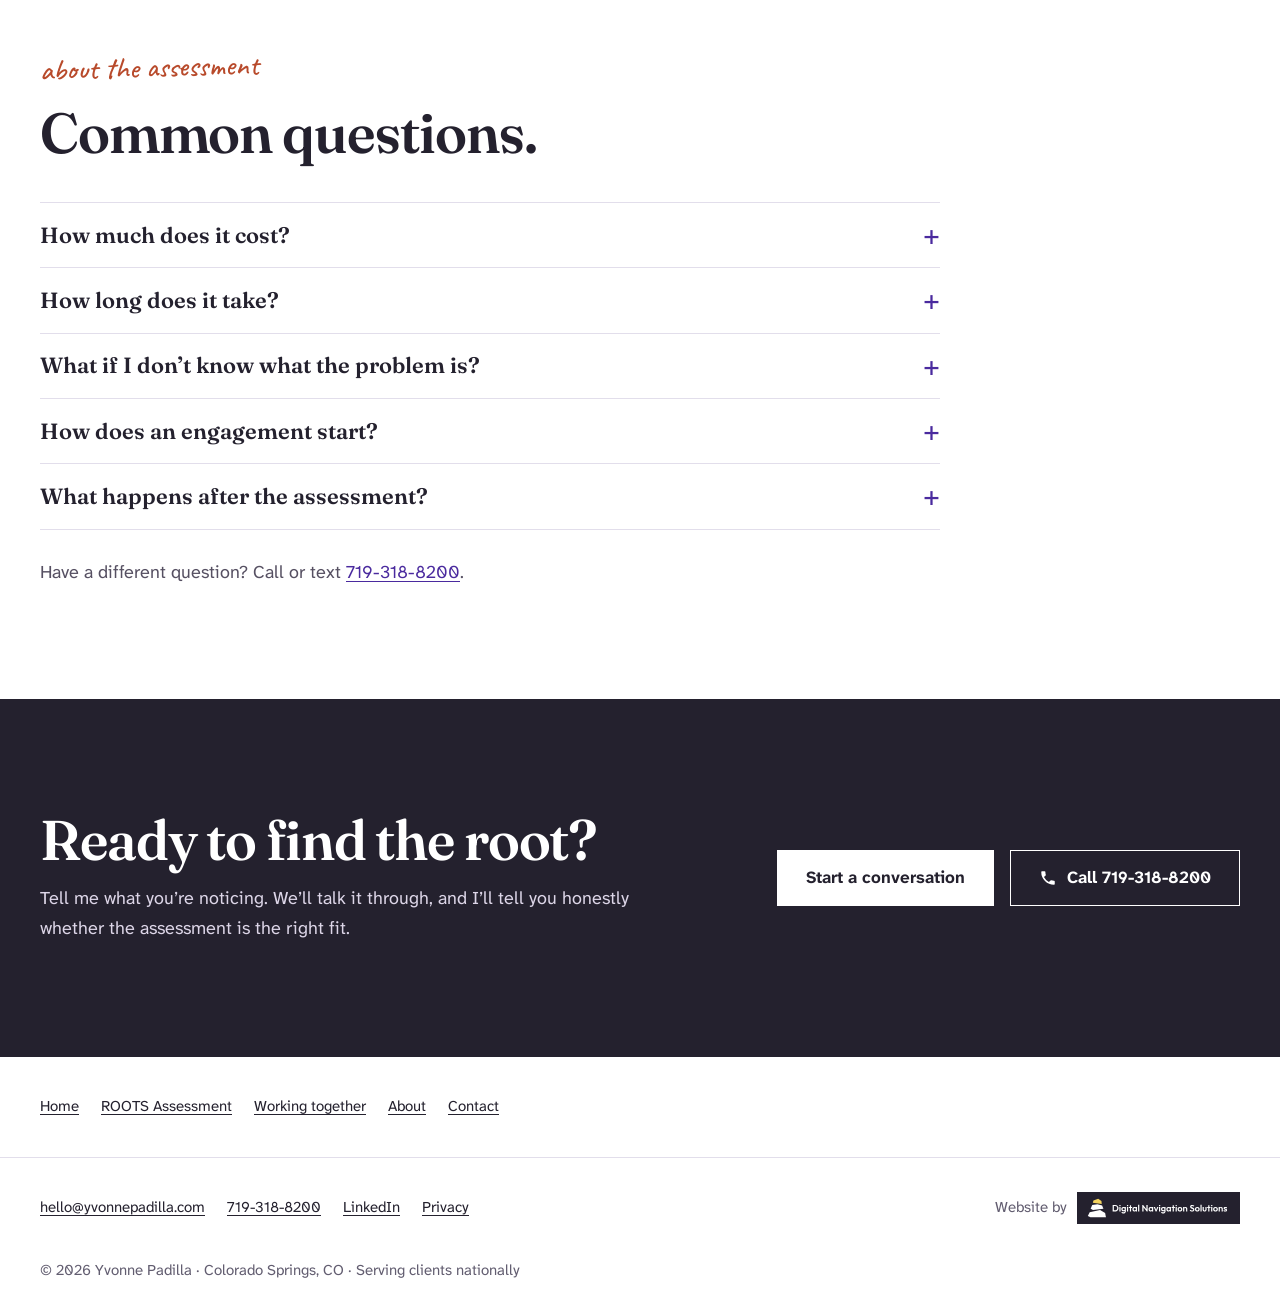
<file: roots-assessment.html>
<!DOCTYPE html>
<html lang="en">
<head>
  <meta charset="UTF-8" />
  <meta name="viewport" content="width=device-width, initial-scale=1.0" />
  <title>ROOTS Assessment | Yvonne Padilla</title>
  <meta name="description" content="The ROOTS Assessment looks at five connected areas of your organization (Relationships, Ownership, Operations, Talent, and Strategy) to fix causes instead of chasing symptoms. Three to four weeks, starting at $3,500." />
  <meta name="author" content="Yvonne Padilla" />
  <link rel="canonical" href="https://yvonnepadilla.com/roots-assessment.html" />
  <meta name="robots" content="index, follow" />
  <meta name="theme-color" content="#24212E" />

  <meta property="og:type" content="website" />
  <meta property="og:url" content="https://yvonnepadilla.com/roots-assessment.html" />
  <meta property="og:title" content="The ROOTS Assessment | Yvonne Padilla" />
  <meta property="og:description" content="The ROOTS Assessment looks at five connected areas of your organization (Relationships, Ownership, Operations, Talent, and Strategy) to fix causes instead of chasing symptoms. Three to four weeks, starting at $3,500." />
  <meta property="og:image" content="https://yvonnepadilla.com/og-image-v4.jpg" />
  <meta property="og:image:width" content="1200" />
  <meta property="og:image:height" content="630" />
  <meta property="og:image:alt" content="Polaroid photo of Yvonne Padilla beside the headline Something's not working. Let's name it., with her YP logo and name" />
  <meta property="og:locale" content="en_US" />
  <meta property="og:site_name" content="Yvonne Padilla" />
  <meta name="twitter:card" content="summary_large_image" />
  <meta name="twitter:title" content="The ROOTS Assessment | Yvonne Padilla" />
  <meta name="twitter:description" content="The ROOTS Assessment looks at five connected areas of your organization (Relationships, Ownership, Operations, Talent, and Strategy) to fix causes instead of chasing symptoms. Three to four weeks, starting at $3,500." />
  <meta name="twitter:image" content="https://yvonnepadilla.com/og-image-v4.jpg" />

  <!-- ── Favicon ── -->
  <link rel="icon" href="/favicon.ico" sizes="16x16 32x32 48x48" />
  <link rel="icon" type="image/png" sizes="48x48" href="/favicon-48.png" />
  <link rel="icon" type="image/png" sizes="512x512" href="/icon-512.png" />
  <link rel="apple-touch-icon" sizes="180x180" href="/apple-touch-icon.png" />

  <link rel="preconnect" href="https://fonts.googleapis.com" />
  <link rel="preconnect" href="https://fonts.gstatic.com" crossorigin />
  <link href="https://fonts.googleapis.com/css2?family=Atkinson+Hyperlegible+Next:wght@400;700&family=Caveat:wght@500&family=Fraunces:ital,opsz,wght@0,9..144,400;0,9..144,600;0,9..144,700;1,9..144,400&display=swap" rel="stylesheet" />
  <script>document.documentElement.classList.add('js')</script>
  <link rel="stylesheet" href="css/site.css" />
  <script src="js/site.js" defer></script>
</head>
<body id="top">
  <a class="skip-link" href="#main">Skip to main content</a>
  <header class="site-header">
    <div class="wrap">
      <a class="brand" href="index.html" aria-label="Yvonne Padilla, home">
        <img src="images/yp-mark-68.png" alt="" width="34" height="34" />
        <span>Yvonne Padilla</span>
      </a>
      <button class="menu-toggle" type="button" aria-expanded="false" aria-controls="site-nav"><span class="menu-label">Menu</span></button>
      <nav id="site-nav" aria-label="Main">
        <ul class="nav">
          <li><a href="roots-assessment.html" aria-current="page">ROOTS Assessment</a></li>
          <li><a href="working-together.html">Working together</a></li>
          <li><a href="about.html">About</a></li>
          <li><a href="contact.html">Contact</a></li>
        </ul>
      </nav>
      <a class="nav-call" href="tel:+17193188200"><svg viewBox="0 0 24 24" aria-hidden="true"><path d="M6.6 10.8a15.1 15.1 0 0 0 6.6 6.6l2.2-2.2a1 1 0 0 1 1-.25 11.4 11.4 0 0 0 3.6.57 1 1 0 0 1 1 1V20a1 1 0 0 1-1 1A17 17 0 0 1 3 4a1 1 0 0 1 1-1h3.5a1 1 0 0 1 1 1c0 1.25.2 2.45.57 3.6a1 1 0 0 1-.25 1z"/></svg>Call<span class="sr-only"> 719-318-8200</span></a>
    </div>
  </header>

  <main id="main" tabindex="-1">

    <section class="roots on-dark" id="roots" aria-labelledby="roots-title">
      <div class="wrap section page-top">
        <div class="roots-top">
          <div>
            <p class="label">the ROOTS Assessment</p>
            <h1 class="page-title" id="roots-title">Everything in your organization is connected. <em>So is the way I look at it.</em></h1>
          </div>
          <p class="roots-intro">Organizations are dynamic. A hiring challenge can trace back to how roles are defined, and a culture challenge can start in an everyday system. ROOTS looks at five connected areas, intentionally, so we fix causes instead of chasing symptoms.</p>
        </div>

        <figure class="plate">
          <div class="plate-frame">
            <img src="images/roots-framework-1200.webp" srcset="images/roots-framework-640.webp 640w, images/roots-framework-860.webp 860w, images/roots-framework-1200.webp 1200w, images/roots-framework-1672.webp 1672w" sizes="(max-width: 1280px) calc(100vw - 56px), 1164px" width="1200" height="675" loading="lazy" decoding="async" alt="The ROOTS framework drawn as a tree labeled Your organization, with five connected roots: Relationships, how people connect; Ownership, who decides; Operations, how work gets done; Talent, how people grow and stay; Strategy, where you're headed. Fine root hairs cross between all five. Everything is connected." />
          </div>
          <figcaption class="plate-key" aria-hidden="true">
            <ul>
              <li><strong>Relationships</strong> how people connect</li>
              <li><strong>Ownership</strong> who decides</li>
              <li><strong>Operations</strong> how work gets done</li>
              <li><strong>Talent</strong> how people grow and stay</li>
              <li><strong>Strategy</strong> where you&rsquo;re headed</li>
            </ul>
          </figcaption>
          <div class="tape tape-l" aria-hidden="true"></div>
          <div class="tape tape-r" aria-hidden="true"></div>
        </figure>

        <div class="roots-scope">
          <p>In three to four weeks, I talk with your people, look at how the work gets done, and show you how the five connect in your organization. You get a written report, a 90-day plan, a debrief, and a 30-day check-in. Starting at <strong>$3,500</strong>, fixed fee.</p>
          <a class="btn btn-light" href="contact.html">Ask about the assessment</a>
        </div>
      </div>
    </section>

    <section class="section tint" id="included" aria-labelledby="included-title">
      <div class="wrap">
        <p class="label">what&rsquo;s included</p>
        <h2 class="h2" id="included-title">Scoped and priced before we begin.</h2>
        <ul class="included">
          <li><strong>Conversations with your people</strong>Confidential conversations give everyone a voice. I ask for honest, specific feedback, focused on improving the system for the people in it.</li>
          <li><strong>A look at how the work gets done</strong>How your systems and decisions actually work day to day.</li>
          <li><strong>A written report</strong>How the five areas connect in your organization, and where the problems start.</li>
          <li><strong>A 90-day plan</strong>Clear priorities you can act on, with or without me.</li>
          <li><strong>A debrief</strong>We walk through the findings together and answer your questions.</li>
          <li><strong>A 30-day check-in</strong>We look at what&rsquo;s moving and what needs adjusting.</li>
        </ul>
        <div class="facts">
          <div><strong>3&ndash;4 weeks</strong>for most small organizations</div>
          <div><strong>From $3,500</strong>fixed fee, quoted before we begin</div>
          <div><strong>Complimentary</strong>first conversation</div>
        </div>
      </div>
    </section>

    <section class="section" id="method" aria-labelledby="method-title">
      <div class="wrap">
        <p class="label">how I work</p>
        <h2 class="h2" id="method-title">Diagnosis before solutions.</h2>
        <div class="steps">
          <div class="step">
            <h3>Listen</h3>
            <p>I spend the first weeks with your people and your calendar before I recommend anything. Years of leading a school taught me which questions get honest, specific answers.</p>
          </div>
          <div class="step">
            <h3>Connect</h3>
            <p>I trace the turnover or the bottleneck back to what&rsquo;s producing it and show you how the pieces connect. Then I tell you plainly what I find.</p>
          </div>
          <div class="step">
            <h3>Build together</h3>
            <p>Guided by data results, we work on solutions aligning with your goals, and each phase is clearly scoped.</p>
          </div>
        </div>
      </div>
    </section>

    <section class="section" id="faq" aria-labelledby="faq-title">
      <div class="wrap">
        <p class="label">about the assessment</p>
        <h2 class="h2" id="faq-title">Common questions.</h2>
        <div class="faq-list">
          <details>
            <summary>How much does it cost?</summary>
            <p>Our first conversation is complimentary, and the assessment starts at $3,500 for small organizations. It&rsquo;s a fixed fee, so you know the full cost before we begin. Anything after the assessment is quoted separately.</p>
          </details>
          <details>
            <summary>How long does it take?</summary>
            <p>The assessment takes three to four weeks for most small organizations. If we keep working together afterward, we set the length based on what the assessment uncovers, and each phase of work has a clearly defined scope.</p>
          </details>
          <details>
            <summary>What if I don&rsquo;t know what the problem is?</summary>
            <p>It&rsquo;s the most common way people start. Tell me what you&rsquo;re noticing. Figuring out what&rsquo;s underneath it is the first part of my job.</p>
          </details>
          <details>
            <summary>How does an engagement start?</summary>
            <p>With a conversation by phone, Zoom, or in person, whichever you prefer. If the assessment is a good fit, I send a short agreement, and we schedule the kickoff.</p>
          </details>
          <details>
            <summary>What happens after the assessment?</summary>
            <p>You decide. Some leaders take the report and run with it. Others ask me to coach their leadership team or build the systems with them for a set period. There&rsquo;s no obligation to keep going.</p>
          </details>
        </div>
        <p class="faq-more">Have a different question? Call or text <a href="tel:+17193188200">719-318-8200</a>.</p>
      </div>
    </section>

    <section class="section cta-band on-dark" aria-labelledby="cta-title">
      <div class="wrap">
        <div>
          <h2 id="cta-title">Ready to find the root?</h2>
          <p>Tell me what you&rsquo;re noticing. We&rsquo;ll talk it through, and I&rsquo;ll tell you honestly whether the assessment is the right fit.</p>
        </div>
        <div class="actions">
          <a class="btn btn-light" href="contact.html">Start a conversation</a>
          <a class="btn btn-outline-light" href="tel:+17193188200"><svg viewBox="0 0 24 24" aria-hidden="true"><path d="M6.6 10.8a15.1 15.1 0 0 0 6.6 6.6l2.2-2.2a1 1 0 0 1 1-.25 11.4 11.4 0 0 0 3.6.57 1 1 0 0 1 1 1V20a1 1 0 0 1-1 1A17 17 0 0 1 3 4a1 1 0 0 1 1-1h3.5a1 1 0 0 1 1 1c0 1.25.2 2.45.57 3.6a1 1 0 0 1-.25 1z"/></svg>Call 719-318-8200</a>
        </div>
      </div>
    </section>
  </main>

  <footer class="site-footer">
    <nav class="footer-nav" aria-label="Footer">
      <div class="wrap">
        <ul>
          <li><a href="index.html">Home</a></li>
          <li><a href="roots-assessment.html">ROOTS Assessment</a></li>
          <li><a href="working-together.html">Working together</a></li>
          <li><a href="about.html">About</a></li>
          <li><a href="contact.html">Contact</a></li>
        </ul>
      </div>
    </nav>
    <div class="wrap">
      <ul>
        <li><a href="mailto:hello@yvonnepadilla.com">hello@yvonnepadilla.com</a></li>
        <li><a href="tel:+17193188200">719-318-8200</a></li>
        <li><a href="https://www.linkedin.com/in/yvonnepadilla" target="_blank" rel="noopener">LinkedIn<span class="sr-only"> (opens in a new tab)</span></a></li>
        <li><a href="privacy.html">Privacy</a></li>
      </ul>
      <p class="footer-credit">
        <a href="https://digitalnavigationsolutions.com" target="_blank" rel="noopener" aria-label="Website by Digital Navigation Solutions (opens in a new tab)">
          <span>Website by</span>
          <span class="badge"><img src="images/dns-logo-dark-bg.svg" alt="" width="143" height="20" loading="lazy" /></span>
        </a>
      </p>
    </div>
    <div class="wrap" style="padding-top:0">
      <p>&copy; 2026 Yvonne Padilla &middot; Colorado Springs, CO &middot; Serving clients nationally</p>
    </div>
  </footer>

  <!-- Cloudflare Web Analytics --><script type='module' src='https://static.cloudflareinsights.com/beacon.min.js' data-cf-beacon='{"token": "711c5b0e4eae44b2bc8e6b0b80d42266"}'></script><!-- End Cloudflare Web Analytics -->

</body>
</html>
</file>
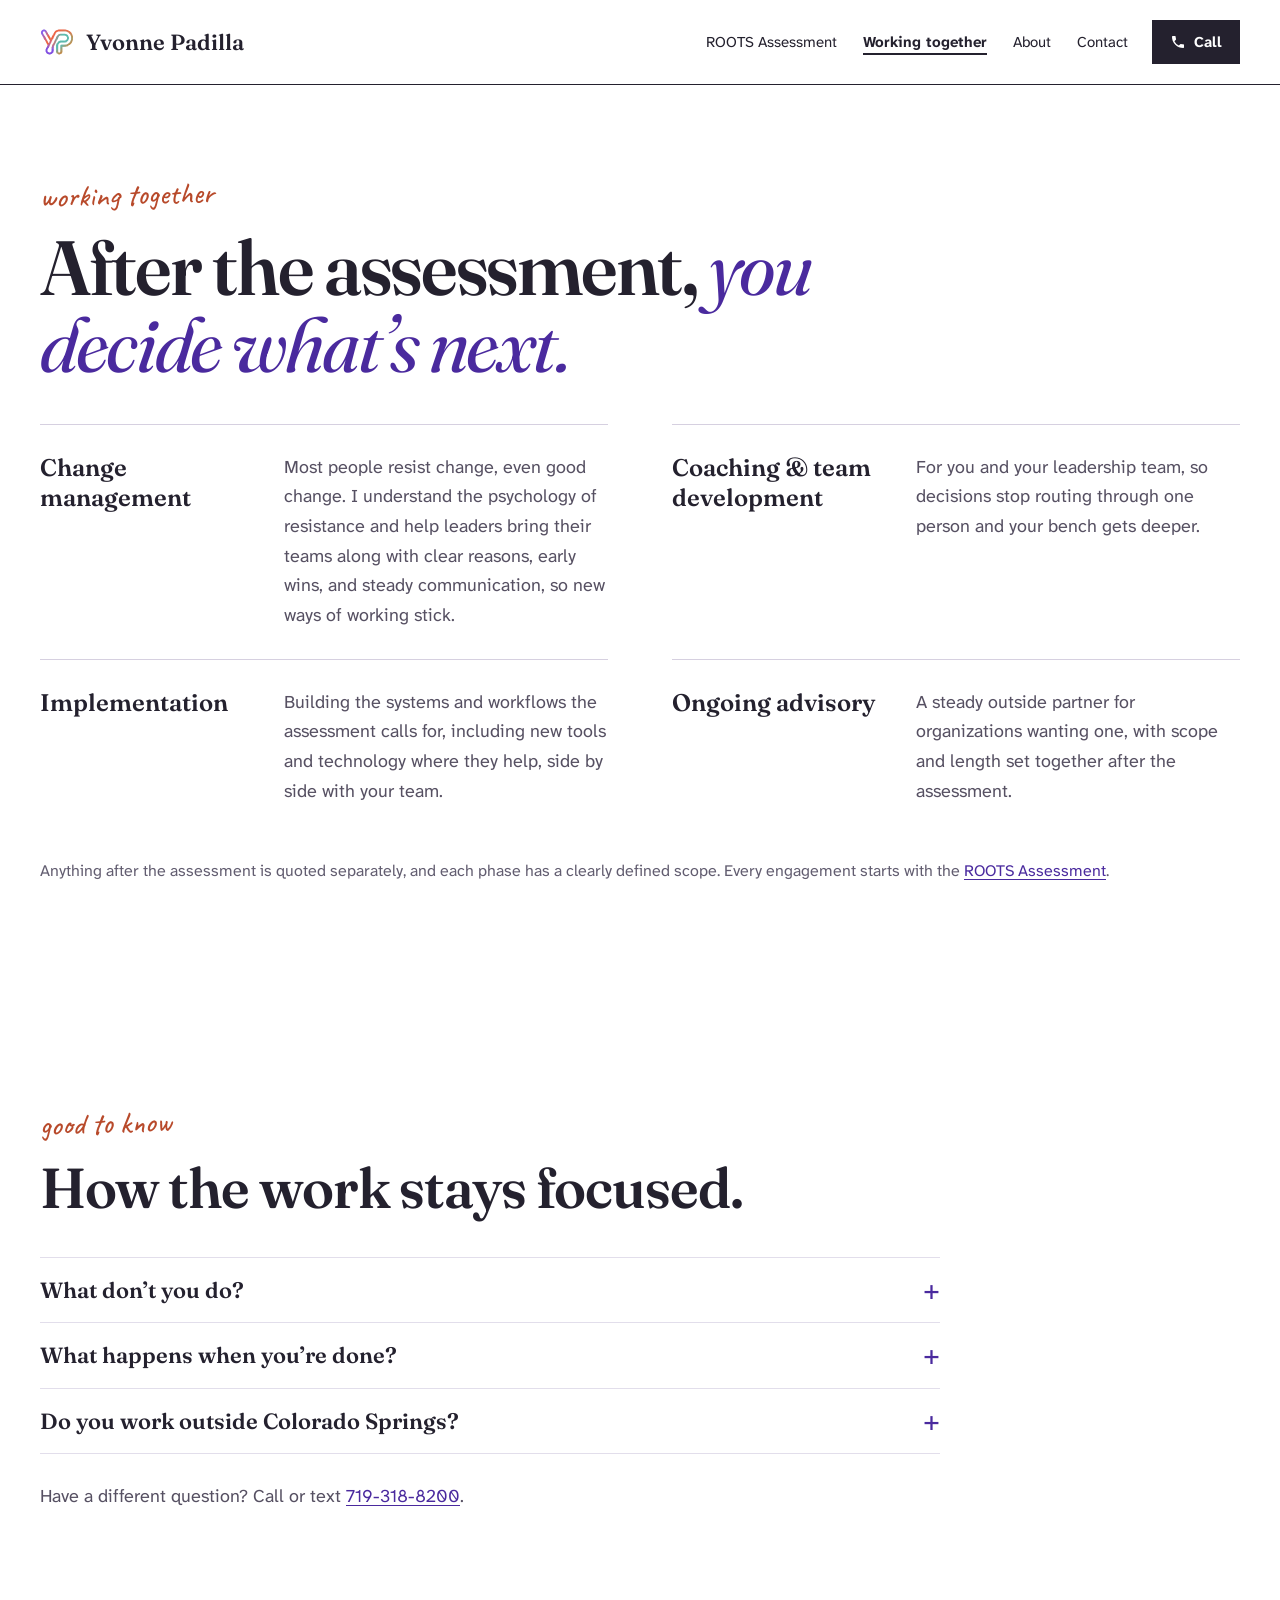
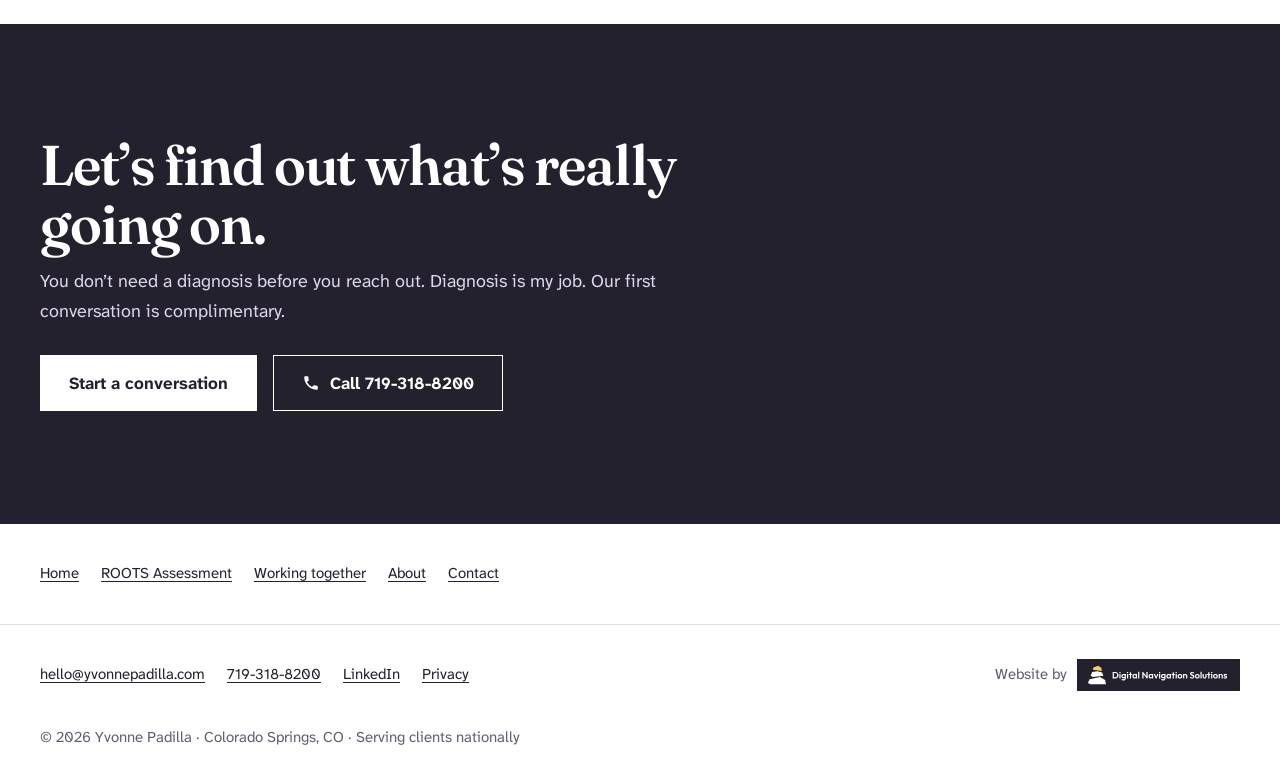
<file: working-together.html>
<!DOCTYPE html>
<html lang="en">
<head>
  <meta charset="UTF-8" />
  <meta name="viewport" content="width=device-width, initial-scale=1.0" />
  <title>Working Together | Yvonne Padilla</title>
  <meta name="description" content="After the ROOTS Assessment: change management, leadership coaching and team development, implementation, and ongoing advisory, each phase clearly scoped." />
  <meta name="author" content="Yvonne Padilla" />
  <link rel="canonical" href="https://yvonnepadilla.com/working-together.html" />
  <meta name="robots" content="index, follow" />
  <meta name="theme-color" content="#24212E" />

  <meta property="og:type" content="website" />
  <meta property="og:url" content="https://yvonnepadilla.com/working-together.html" />
  <meta property="og:title" content="Working together | Yvonne Padilla" />
  <meta property="og:description" content="After the ROOTS Assessment: change management, leadership coaching and team development, implementation, and ongoing advisory, each phase clearly scoped." />
  <meta property="og:image" content="https://yvonnepadilla.com/og-image-v4.jpg" />
  <meta property="og:image:width" content="1200" />
  <meta property="og:image:height" content="630" />
  <meta property="og:image:alt" content="Polaroid photo of Yvonne Padilla beside the headline Something's not working. Let's name it., with her YP logo and name" />
  <meta property="og:locale" content="en_US" />
  <meta property="og:site_name" content="Yvonne Padilla" />
  <meta name="twitter:card" content="summary_large_image" />
  <meta name="twitter:title" content="Working together | Yvonne Padilla" />
  <meta name="twitter:description" content="After the ROOTS Assessment: change management, leadership coaching and team development, implementation, and ongoing advisory, each phase clearly scoped." />
  <meta name="twitter:image" content="https://yvonnepadilla.com/og-image-v4.jpg" />

  <!-- ── Favicon ── -->
  <link rel="icon" href="/favicon.ico" sizes="16x16 32x32 48x48" />
  <link rel="icon" type="image/png" sizes="48x48" href="/favicon-48.png" />
  <link rel="icon" type="image/png" sizes="512x512" href="/icon-512.png" />
  <link rel="apple-touch-icon" sizes="180x180" href="/apple-touch-icon.png" />

  <link rel="preconnect" href="https://fonts.googleapis.com" />
  <link rel="preconnect" href="https://fonts.gstatic.com" crossorigin />
  <link href="https://fonts.googleapis.com/css2?family=Atkinson+Hyperlegible+Next:wght@400;700&family=Caveat:wght@500&family=Fraunces:ital,opsz,wght@0,9..144,400;0,9..144,600;0,9..144,700;1,9..144,400&display=swap" rel="stylesheet" />
  <script>document.documentElement.classList.add('js')</script>
  <link rel="stylesheet" href="css/site.css" />
  <script src="js/site.js" defer></script>
</head>
<body id="top">
  <a class="skip-link" href="#main">Skip to main content</a>
  <header class="site-header">
    <div class="wrap">
      <a class="brand" href="index.html" aria-label="Yvonne Padilla, home">
        <img src="images/yp-mark-68.png" alt="" width="34" height="34" />
        <span>Yvonne Padilla</span>
      </a>
      <button class="menu-toggle" type="button" aria-expanded="false" aria-controls="site-nav"><span class="menu-label">Menu</span></button>
      <nav id="site-nav" aria-label="Main">
        <ul class="nav">
          <li><a href="roots-assessment.html">ROOTS Assessment</a></li>
          <li><a href="working-together.html" aria-current="page">Working together</a></li>
          <li><a href="about.html">About</a></li>
          <li><a href="contact.html">Contact</a></li>
        </ul>
      </nav>
      <a class="nav-call" href="tel:+17193188200"><svg viewBox="0 0 24 24" aria-hidden="true"><path d="M6.6 10.8a15.1 15.1 0 0 0 6.6 6.6l2.2-2.2a1 1 0 0 1 1-.25 11.4 11.4 0 0 0 3.6.57 1 1 0 0 1 1 1V20a1 1 0 0 1-1 1A17 17 0 0 1 3 4a1 1 0 0 1 1-1h3.5a1 1 0 0 1 1 1c0 1.25.2 2.45.57 3.6a1 1 0 0 1-.25 1z"/></svg>Call<span class="sr-only"> 719-318-8200</span></a>
    </div>
  </header>

  <main id="main" tabindex="-1">

    <section class="section page-top" id="services" aria-labelledby="services-title">
      <div class="wrap">
        <p class="label">working together</p>
        <h1 class="page-title" id="services-title">After the assessment, <em>you decide what&rsquo;s next.</em></h1>
        <div class="services">
          <div class="service"><h2 class="service-title">Change management</h2><p>Most people resist change, even good change. I understand the psychology of resistance and help leaders bring their teams along with clear reasons, early wins, and steady communication, so new ways of working stick.</p></div>
          <div class="service"><h2 class="service-title">Coaching &amp; team development</h2><p>For you and your leadership team, so decisions stop routing through one person and your bench gets deeper.</p></div>
          <div class="service"><h2 class="service-title">Implementation</h2><p>Building the systems and workflows the assessment calls for, including new tools and technology where they help, side by side with your team.</p></div>
          <div class="service"><h2 class="service-title">Ongoing advisory</h2><p>A steady outside partner for organizations wanting one, with scope and length set together after the assessment.</p></div>
        </div>
        <p class="fine">Anything after the assessment is quoted separately, and each phase has a clearly defined scope. Every engagement starts with the <a href="roots-assessment.html">ROOTS Assessment</a>.</p>
      </div>
    </section>

    <section class="section" id="faq" aria-labelledby="faq-title">
      <div class="wrap">
        <p class="label">good to know</p>
        <h2 class="h2" id="faq-title">How the work stays focused.</h2>
        <div class="faq-list">
          <details>
            <summary>What don&rsquo;t you do?</summary>
            <p>I don&rsquo;t run your programs or your daily operations, and I don&rsquo;t write grants. I work with you and your team to build new systems aligned with your vision and goals.</p>
          </details>
          <details>
            <summary>What happens when you&rsquo;re done?</summary>
            <p>You keep the systems, and your team knows how to run them. The goal is for you to eventually stop needing me.</p>
          </details>
          <details>
            <summary>Do you work outside Colorado Springs?</summary>
            <p>Yes. I&rsquo;m based in Colorado Springs and work with organizations across the country, in person or remotely, depending on the needs of your organization and the scope of work required to meet your goals.</p>
          </details>
        </div>
        <p class="faq-more">Have a different question? Call or text <a href="tel:+17193188200">719-318-8200</a>.</p>
      </div>
    </section>

    <section class="section cta-band on-dark" aria-labelledby="cta-title">
      <div class="wrap">
        <div>
          <h2 id="cta-title">Let&rsquo;s find out what&rsquo;s really going on.</h2>
          <p>You don&rsquo;t need a diagnosis before you reach out. Diagnosis is my job. Our first conversation is complimentary.</p>
        </div>
        <div class="actions">
          <a class="btn btn-light" href="contact.html">Start a conversation</a>
          <a class="btn btn-outline-light" href="tel:+17193188200"><svg viewBox="0 0 24 24" aria-hidden="true"><path d="M6.6 10.8a15.1 15.1 0 0 0 6.6 6.6l2.2-2.2a1 1 0 0 1 1-.25 11.4 11.4 0 0 0 3.6.57 1 1 0 0 1 1 1V20a1 1 0 0 1-1 1A17 17 0 0 1 3 4a1 1 0 0 1 1-1h3.5a1 1 0 0 1 1 1c0 1.25.2 2.45.57 3.6a1 1 0 0 1-.25 1z"/></svg>Call 719-318-8200</a>
        </div>
      </div>
    </section>
  </main>

  <footer class="site-footer">
    <nav class="footer-nav" aria-label="Footer">
      <div class="wrap">
        <ul>
          <li><a href="index.html">Home</a></li>
          <li><a href="roots-assessment.html">ROOTS Assessment</a></li>
          <li><a href="working-together.html">Working together</a></li>
          <li><a href="about.html">About</a></li>
          <li><a href="contact.html">Contact</a></li>
        </ul>
      </div>
    </nav>
    <div class="wrap">
      <ul>
        <li><a href="mailto:hello@yvonnepadilla.com">hello@yvonnepadilla.com</a></li>
        <li><a href="tel:+17193188200">719-318-8200</a></li>
        <li><a href="https://www.linkedin.com/in/yvonnepadilla" target="_blank" rel="noopener">LinkedIn<span class="sr-only"> (opens in a new tab)</span></a></li>
        <li><a href="privacy.html">Privacy</a></li>
      </ul>
      <p class="footer-credit">
        <a href="https://digitalnavigationsolutions.com" target="_blank" rel="noopener" aria-label="Website by Digital Navigation Solutions (opens in a new tab)">
          <span>Website by</span>
          <span class="badge"><img src="images/dns-logo-dark-bg.svg" alt="" width="143" height="20" loading="lazy" /></span>
        </a>
      </p>
    </div>
    <div class="wrap" style="padding-top:0">
      <p>&copy; 2026 Yvonne Padilla &middot; Colorado Springs, CO &middot; Serving clients nationally</p>
    </div>
  </footer>

  <!-- Cloudflare Web Analytics --><script type='module' src='https://static.cloudflareinsights.com/beacon.min.js' data-cf-beacon='{"token": "711c5b0e4eae44b2bc8e6b0b80d42266"}'></script><!-- End Cloudflare Web Analytics -->

</body>
</html>
</file>
<file: css/site.css>
/* yvonnepadilla.com shared styles. Every page links this file. */
*, *::before, *::after { box-sizing: border-box; }
html { -webkit-text-size-adjust: 100%; scroll-behavior: smooth; }
@media (prefers-reduced-motion: reduce) { html { scroll-behavior: auto; } *, *::before, *::after { transition: none !important; } }

:root {
  --white: #FFFFFF;
  --lav: #F7F5FA;
  --violet: #6B44D4;
  --violet-deep: #4A2A9E;
  --violet-ink: #2E1A66;
  --teal: #4FA89B;
  --coral: #E2603D;
  --coral-ink: #B84A2B;
  --ink: #24212E;
  --body: #565062;
  --muted: #625D70;
  --line: #E2DEEB;
  --serif: 'Fraunces', Georgia, 'Times New Roman', serif;
  --sans: 'Atkinson Hyperlegible Next', 'Segoe UI', system-ui, -apple-system, sans-serif;
  --hand: 'Caveat', 'Segoe Print', 'Bradley Hand', cursive;
  --wrap: 1280px;
  --pad: clamp(20px, 4vw, 40px);
}

body { margin: 0; background: var(--white); color: var(--ink); font-family: var(--sans); font-size: 18px; line-height: 1.65; }
img { max-width: 100%; height: auto; display: block; }
p, h1, h2, h3, figure, blockquote, ul { margin: 0; }
a { color: var(--violet-deep); text-underline-offset: 3px; }
a:hover { color: var(--violet-ink); }
:focus-visible { outline: 3px solid var(--violet); outline-offset: 3px; }
[id] { scroll-margin-top: 24px; }
.sr-only { position: absolute; width: 1px; height: 1px; padding: 0; margin: -1px; overflow: hidden; clip: rect(0,0,0,0); white-space: nowrap; border: 0; }

.skip-link { position: absolute; left: 16px; top: -100px; z-index: 100; background: var(--ink); color: var(--white); padding: 12px 18px; font-weight: 700; text-decoration: none; }
.skip-link:focus { top: 16px; color: var(--white); }

.wrap { max-width: var(--wrap); margin: 0 auto; padding-left: var(--pad); padding-right: var(--pad); }

/* Handwritten editor notes */
.note { font-family: var(--hand); font-weight: 500; color: var(--coral-ink); line-height: 1.15; }
.label { font-family: var(--hand); font-weight: 500; font-size: 30px; line-height: 1.1; color: var(--coral-ink); transform: rotate(-1.5deg); transform-origin: left center; margin-bottom: 16px; }
.on-dark .label { color: #FFB79E; }

/* Buttons */
.btn { display: inline-flex; align-items: center; justify-content: center; gap: 10px; min-height: 56px; padding: 0 28px; font-family: var(--sans); font-weight: 700; font-size: 17px; line-height: 1.2; text-decoration: none; border: 1.5px solid var(--ink); transition: background-color .15s ease, color .15s ease; }
.btn svg { width: 18px; height: 18px; fill: currentColor; flex: none; }
.btn-dark { background: var(--ink); color: var(--white); }
.btn-dark:hover { background: var(--violet-deep); border-color: var(--violet-deep); color: var(--white); }
.btn-outline { background: transparent; color: var(--ink); }
.btn-outline:hover { background: var(--ink); color: var(--white); }
.btn-violet { background: var(--violet-deep); border-color: var(--violet-deep); color: var(--white); }
.btn-violet:hover { background: var(--violet-ink); border-color: var(--violet-ink); color: var(--white); }
.btn-light { background: var(--white); border-color: var(--white); color: var(--ink); }
.btn-light:hover { background: var(--lav); color: var(--ink); }
.actions { display: flex; flex-wrap: wrap; gap: 16px; }

/* Header */
.site-header { border-bottom: 1px solid var(--ink); }
.site-header .wrap { display: flex; align-items: center; justify-content: space-between; gap: 12px 24px; flex-wrap: wrap; padding-top: 20px; padding-bottom: 20px; }
.brand { display: inline-flex; align-items: center; gap: 12px; min-height: 44px; color: var(--ink); text-decoration: none; }
.brand img { width: 34px; height: 34px; }
.brand span { font-family: var(--serif); font-size: 22px; font-weight: 600; }
.brand:hover { color: var(--ink); }
.nav { display: flex; align-items: center; gap: 4px 26px; flex-wrap: wrap; list-style: none; padding: 0; font-size: 15px; }
.nav a { display: inline-flex; align-items: center; min-height: 44px; color: var(--ink); text-decoration: none; }
.nav a:hover { text-decoration: underline; color: var(--ink); }
.site-header nav { margin-left: auto; }
.nav-call { display: inline-flex; align-items: center; gap: 8px; min-height: 44px; padding: 0 18px; background: var(--ink); color: var(--white); font-size: 15px; font-weight: 700; text-decoration: none; }
.nav-call:hover { background: var(--violet-deep); color: var(--white); }
.nav-call svg { width: 16px; height: 16px; fill: currentColor; }

/* Hero */
.hero .wrap { display: flex; flex-wrap: wrap; gap: 64px 72px; align-items: center; padding-top: clamp(48px, 8vw, 88px); padding-bottom: clamp(56px, 8vw, 96px); }
.hero-text { flex: 999 1 540px; min-width: 0; }
.kicker { font-size: 14px; font-weight: 700; letter-spacing: .16em; text-transform: uppercase; color: var(--violet-deep); margin-bottom: 24px; }
.hero h1 { font-family: var(--serif); font-weight: 600; font-size: clamp(46px, 8vw, 116px); line-height: .96; letter-spacing: -.035em; }
.hero h1 em { font-weight: 400; color: var(--violet-deep); }
.hero-tagline { margin-top: 32px; max-width: 590px; font-size: 20px; line-height: 1.6; color: var(--body); }
.hero .actions { margin-top: 36px; }
.polaroid-wrap { flex: 1 1 300px; max-width: 420px; margin: 0 auto; position: relative; }
.polaroid { background: var(--white); padding: 16px 16px 14px; box-shadow: 0 18px 40px rgba(36,33,46,.16); transform: rotate(2.5deg); }
.polaroid img { width: 100%; aspect-ratio: 4 / 5; object-fit: cover; }
.polaroid figcaption { margin-top: 12px; text-align: center; font-family: var(--hand); font-weight: 500; font-size: 28px; line-height: 1.2; color: var(--ink); }
.tape { position: absolute; top: -14px; width: 120px; height: 32px; background: rgba(226,96,61,.38); transform: rotate(-4deg); pointer-events: none; }
.hero .tape { left: 50%; margin-left: -60px; }
.hero-note { display: none; position: absolute; left: -168px; bottom: 120px; width: 160px; font-size: 25px; transform: rotate(-6deg); }
@media (min-width: 1320px) { .hero-note { display: block; } }
.nw { white-space: nowrap; }

.stripe { height: 4px; background: linear-gradient(90deg, var(--violet) 0%, var(--violet-deep) 45%, var(--teal) 78%, var(--coral) 100%); }
.stats { border-bottom: 1px solid var(--ink); }
.stats ul { list-style: none; display: flex; flex-wrap: wrap; gap: 10px 48px; padding-top: 18px; padding-bottom: 18px; font-size: 15px; color: var(--body); }
.stats strong { font-family: var(--serif); font-size: 20px; font-weight: 600; color: var(--ink); }

/* Section rhythm */
.section { padding-top: clamp(72px, 10vw, 112px); padding-bottom: clamp(72px, 10vw, 112px); }
.tint { background: var(--lav); }
.h2 { font-family: var(--serif); font-weight: 600; font-size: clamp(34px, 4.4vw, 60px); line-height: 1.05; letter-spacing: -.02em; max-width: 860px; }
.lead { font-size: 20px; color: var(--body); max-width: 680px; }

/* Symptoms */
.symptoms-head { font-family: var(--serif); font-weight: 700; font-size: clamp(34px, 5.2vw, 76px); line-height: 1.1; letter-spacing: -.025em; }
.underline { position: relative; display: inline-block; }
.underline svg { position: absolute; left: 0; bottom: -10px; width: 100%; height: 16px; overflow: visible; }
.symptoms-foot { margin-top: 48px; display: flex; flex-wrap: wrap; gap: 20px 56px; align-items: flex-start; }
.symptoms-foot .lead { flex: 2 1 480px; }
.symptoms-note { flex: 1 1 240px; font-size: 28px; transform: rotate(-2deg); }
.arrow-up { display: none; }
@media (max-width: 860px) { .arrow-left { display: none; } .arrow-up { display: inline; } }

/* ROOTS */
.roots { background: var(--ink); color: var(--white); }
.roots-top { display: flex; flex-wrap: wrap; gap: 28px 64px; align-items: flex-end; margin-bottom: clamp(48px, 7vw, 72px); }
.roots-top > div { flex: 2 1 540px; }
.roots .h2 em { font-weight: 400; color: #C9B8FF; }
.roots-intro { flex: 1 1 300px; color: #DDD6E8; }
.plate { position: relative; }
.plate-frame { background: var(--white); padding: clamp(8px, 1.6vw, 18px); box-shadow: 0 24px 50px rgba(0,0,0,.35); }
.plate .tape { background: rgba(226,96,61,.5); width: clamp(72px, 10vw, 130px); }
.plate .tape-l { left: 8%; }
.plate .tape-r { right: 8%; transform: rotate(3deg); }
.plate-key { display: none; }
@media (max-width: 760px) {
  .plate-key { display: block; margin-top: 28px; }
  .plate-key ul { list-style: none; padding: 0; }
  .plate-key li { padding: 10px 0; border-top: 1px solid #4A4458; color: #DDD6E8; font-size: 17px; }
  .plate-key strong { display: block; font-family: var(--serif); font-size: 22px; font-weight: 600; color: var(--white); }
}
.roots-scope { margin-top: clamp(48px, 7vw, 80px); padding-top: 40px; border-top: 1px solid #4A4458; display: flex; flex-wrap: wrap; gap: 28px 56px; align-items: center; justify-content: space-between; }
.roots-scope p { flex: 1 1 520px; max-width: 820px; color: #DDD6E8; }
.roots-scope strong { color: var(--white); }

/* Method */
.steps { display: flex; flex-wrap: wrap; gap: 40px 48px; margin-top: 56px; }
.step { flex: 1 1 280px; border-top: 3px solid var(--ink); padding-top: 24px; }
.step h3 { font-family: var(--serif); font-style: italic; font-weight: 400; font-size: 44px; line-height: 1; margin-bottom: 14px; }
.step p { color: var(--body); }

/* Working together */
.services { display: flex; flex-wrap: wrap; gap: 0 64px; margin-top: 40px; }
.service { flex: 1 1 520px; display: flex; gap: 8px 24px; padding: 28px 0; border-top: 1px solid #D6D0E0; }
.service h3 { flex: 0 0 220px; font-family: var(--serif); font-size: 24px; font-weight: 600; line-height: 1.25; }
.service p { color: var(--body); }
.fine { margin-top: 24px; font-size: 16px; color: var(--muted); }
@media (max-width: 640px) { .service { flex-direction: column; } .service h3 { flex: none; } }

/* Testimonials */
.quotes { display: flex; flex-wrap: wrap; gap: 48px; margin-top: 40px; }
.quote { flex: 1 1 440px; border-top: 3px solid var(--ink); padding-top: 28px; }
.quote blockquote p { font-family: var(--serif); font-size: clamp(26px, 2.6vw, 32px); line-height: 1.25; }
.quote-stats { list-style: none; padding: 0; margin: 22px 0 0; display: flex; flex-wrap: wrap; gap: 14px 36px; }
.quote-stats li { flex: 1 1 180px; font-size: 15px; line-height: 1.4; color: var(--body); }
.quote-stats strong { display: block; font-family: var(--serif); font-size: 34px; font-weight: 600; line-height: 1.1; color: var(--violet-deep); }
.quote figcaption { margin-top: 20px; font-size: 16px; color: var(--muted); }
.quote figcaption strong { color: var(--ink); }
.quote details { margin-top: 18px; }
.quote summary { display: inline-flex; align-items: center; min-height: 44px; cursor: pointer; font-weight: 700; color: var(--violet-deep); list-style: none; }
.quote summary::-webkit-details-marker { display: none; }
.quote summary::after { content: "+"; margin-left: 8px; font-size: 20px; }
.quote details[open] summary::after { content: "–"; }
.quote .less, .quote details[open] .more { display: none; }
.quote details[open] .less { display: inline; }
.quote .full { margin-top: 12px; color: var(--body); font-size: 17px; }
.quote .full p + p { margin-top: 14px; }

/* About */
.about .wrap { display: flex; flex-wrap: wrap; gap: 56px 64px; align-items: center; }
.about-photo { flex: 1 1 280px; max-width: 360px; margin: 0 auto; position: relative; }
.about-photo .polaroid { padding: 14px 14px 44px; transform: rotate(-2deg); box-shadow: 0 14px 32px rgba(36,33,46,.14); }
.about-text { flex: 2 1 460px; }
.about-text .h2 { margin-bottom: 24px; }
.about-text p.body { color: var(--body); max-width: 680px; }
.about-text p.body + p.body { margin-top: 18px; }
.sign { margin-top: 24px; display: flex; align-items: center; gap: 12px 28px; flex-wrap: wrap; }
.sign img { width: 200px; }
.sign .note { font-size: 26px; transform: rotate(-3deg); }

/* FAQ */
.faq-list { margin-top: 40px; max-width: 900px; border-bottom: 1px solid var(--line); }
.faq-list details { border-top: 1px solid var(--line); }
.faq-list summary { display: flex; align-items: center; justify-content: space-between; gap: 20px; min-height: 64px; padding: 14px 0; cursor: pointer; font-family: var(--serif); font-size: 22px; font-weight: 600; line-height: 1.3; list-style: none; }
.faq-list summary::-webkit-details-marker { display: none; }
.faq-list summary::after { content: "+"; flex: none; font-family: var(--sans); font-weight: 400; font-size: 28px; color: var(--violet-deep); }
.faq-list details[open] summary::after { content: "–"; }
.faq-list details p { padding: 0 0 22px; max-width: 760px; color: var(--body); }
.faq-more { margin-top: 28px; color: var(--body); }

/* Contact */
.contact { border-top: 1px solid var(--ink); }
.contact .wrap { display: flex; flex-wrap: wrap; gap: 48px 72px; align-items: flex-start; }
.contact-intro { flex: 1 1 380px; }
.contact-intro h2 { font-family: var(--serif); font-weight: 600; font-size: clamp(40px, 5vw, 72px); line-height: 1; letter-spacing: -.03em; }
.contact-intro .lead { margin-top: 28px; }
.contact-intro .actions { margin-top: 32px; }
.contact-form-wrap { flex: 1 1 480px; min-width: 0; }
.form-note { font-size: 15px; color: var(--muted); margin-bottom: 14px; }
.req { color: var(--coral-ink); font-weight: 700; }
.form-row { display: flex; flex-wrap: wrap; gap: 0 20px; }
.form-row .field { flex: 1 1 220px; }
.field { margin-bottom: 20px; }
.field label { display: block; margin-bottom: 6px; font-size: 16px; font-weight: 700; }
.field input, .field select, .field textarea { width: 100%; min-height: 52px; padding: 12px 14px; font: inherit; font-size: 17px; color: var(--ink); background: var(--white); border: 1.5px solid #8C8699; border-radius: 0; }
.field select { appearance: none; background-image: linear-gradient(45deg, transparent 50%, var(--ink) 50%), linear-gradient(135deg, var(--ink) 50%, transparent 50%); background-position: calc(100% - 22px) 50%, calc(100% - 16px) 50%; background-size: 6px 6px; background-repeat: no-repeat; padding-right: 44px; }
.field textarea { min-height: 150px; resize: vertical; }
.field input:focus-visible, .field select:focus-visible, .field textarea:focus-visible { outline: 3px solid var(--violet); outline-offset: 1px; border-color: var(--violet-deep); }
.field input:user-invalid, .field textarea:user-invalid { border-color: var(--coral-ink); }
.field-error { margin-top: 6px; font-size: 15px; font-weight: 700; color: #A3361A; }
.field-error::before { content: "! "; }
.field [aria-invalid="true"] { border-color: #A3361A; border-width: 2px; }
.hp { position: absolute; left: -9999px; width: 1px; height: 1px; overflow: hidden; }
.form-submit { width: 100%; cursor: pointer; }
.form-submit:disabled { opacity: .7; cursor: wait; }
.form-status { margin-top: 14px; font-size: 16px; }
.form-status.error { color: #A3361A; font-weight: 700; }
.thanks { padding: 32px; background: var(--lav); border-top: 3px solid var(--ink); }
.thanks h3 { font-family: var(--serif); font-size: 30px; font-weight: 600; margin-bottom: 10px; }
.thanks:focus { outline: 3px solid var(--violet); outline-offset: 3px; }
.privacy-note { margin-top: 18px; font-size: 15px; color: var(--muted); }

/* Footer */
.site-footer { border-top: 1px solid var(--ink); font-size: 15px; color: var(--muted); }
.site-footer .wrap { display: flex; flex-wrap: wrap; gap: 12px 32px; justify-content: space-between; align-items: center; padding-top: 28px; padding-bottom: 28px; }
.site-footer ul { list-style: none; padding: 0; display: flex; flex-wrap: wrap; gap: 0 22px; }
.site-footer a { display: inline-flex; align-items: center; min-height: 44px; color: var(--ink); }
.footer-credit a { gap: 10px; text-decoration: none; color: var(--muted); }
.footer-credit img { width: 143px; height: 20px; }
.footer-credit .badge { display: inline-flex; align-items: center; padding: 6px 10px; background: var(--ink); }

@media (max-width: 640px) {
  body { font-size: 17px; }
  .site-header .wrap { padding-top: 14px; padding-bottom: 10px; }
  .site-header nav { order: 3; width: 100%; margin-left: 0; }
  .nav { gap: 0 20px; }
  .hero-tagline, .lead { font-size: 18px; }
  .polaroid-wrap { max-width: 300px; }
  .btn { width: 100%; }
  .step h3 { font-size: 38px; }
  .faq-list summary { font-size: 20px; }
}
@media (max-width: 380px) {
  .nav { gap: 0 14px; font-size: 14px; }
  .nav-call { padding: 0 14px; }
  .brand { gap: 8px; }
  .brand img { width: 28px; height: 28px; }
  .brand span { font-size: 19px; }
}

/* ---- Multi-page additions ---- */
.nav a[aria-current="page"] { text-decoration: underline; text-decoration-thickness: 2px; text-underline-offset: 6px; font-weight: 700; }
.btn-outline-light { background: transparent; border-color: var(--white); color: var(--white); }
.btn-outline-light:hover { background: var(--white); color: var(--ink); }
.page-top { padding-top: clamp(56px, 8vw, 96px); }
.page-title { font-family: var(--serif); font-weight: 600; font-size: clamp(42px, 6vw, 84px); line-height: 1; letter-spacing: -.03em; max-width: 960px; }
.page-title em { font-weight: 400; color: var(--violet-deep); }
.roots .page-title em { color: #C9B8FF; }
.roots-preview .actions { margin-top: 0; }
.more-link { display: inline-flex; align-items: center; min-height: 44px; margin-top: 32px; font-weight: 700; color: var(--violet-deep); }
.cta-band { background: var(--ink); color: var(--white); }
.cta-band .wrap { display: flex; flex-wrap: wrap; gap: 28px 56px; align-items: center; justify-content: space-between; }
.cta-band h2 { font-family: var(--serif); font-weight: 600; font-size: clamp(34px, 4.4vw, 56px); line-height: 1.05; letter-spacing: -.02em; max-width: 720px; }
.cta-band p { margin-top: 14px; color: #DDD6E8; max-width: 620px; }
.included { list-style: none; padding: 0; margin-top: 40px; display: flex; flex-wrap: wrap; gap: 0 56px; }
.included li { flex: 1 1 420px; padding: 18px 0; border-top: 1px solid #D6D0E0; color: var(--body); }
.included strong { display: block; font-family: var(--serif); font-size: 22px; font-weight: 600; color: var(--ink); }
.facts { display: flex; flex-wrap: wrap; gap: 16px 48px; margin-top: 40px; padding-top: 24px; border-top: 3px solid var(--ink); }
.facts div { flex: 1 1 200px; color: var(--body); font-size: 16px; }
.facts strong { display: block; font-family: var(--serif); font-size: 30px; font-weight: 600; color: var(--ink); line-height: 1.15; }
.site-footer .footer-nav { border-bottom: 1px solid var(--line); }
.contact-next { margin-top: 24px; color: var(--body); }

/* ---- Phone menu ---- */
.menu-toggle { display: none; align-items: center; justify-content: center; min-height: 44px; min-width: 68px; padding: 0 14px; background: var(--white); border: 1.5px solid var(--ink); color: var(--ink); font-family: var(--sans); font-size: 15px; font-weight: 700; cursor: pointer; }
.menu-toggle:hover { background: var(--lav); }
@media (max-width: 760px) {
  .site-header .wrap { gap: 10px; flex-wrap: wrap; padding-top: 14px; padding-bottom: 14px; }
  .js .menu-toggle { display: inline-flex; margin-left: auto; }
  .js .site-header nav { display: none; order: 3; width: 100%; margin-left: 0; }
  .js .site-header.menu-open nav { display: block; }
  .js .site-header.menu-open .nav { flex-direction: column; align-items: stretch; gap: 0; padding-top: 6px; }
  .js .site-header.menu-open .nav li { border-top: 1px solid var(--line); }
  .js .site-header.menu-open .nav a { display: flex; width: 100%; min-height: 54px; font-size: 19px; font-family: var(--serif); font-weight: 600; }
  .js .site-header.menu-open .nav a[aria-current="page"] { color: var(--violet-deep); text-decoration: none; }
  .js .site-header.menu-open .nav a[aria-current="page"]::after { content: "  90  you are here"; font-family: var(--hand); font-weight: 500; font-size: 20px; color: var(--coral-ink); margin-left: 10px; }
  .nav-call { padding: 0 14px; }
  .brand { gap: 8px; }
  .brand img { width: 28px; height: 28px; }
  .brand span { font-size: 18px; }
}
@media (max-width: 374px) {
  .brand span { position: absolute; width: 1px; height: 1px; overflow: hidden; clip: rect(0,0,0,0); white-space: nowrap; }
}
.service h2.service-title { flex: 0 0 220px; font-family: var(--serif); font-size: 24px; font-weight: 600; line-height: 1.25; }
@media (max-width: 640px) { .service h2.service-title { flex: none; } }
.thanks h2 { font-family: var(--serif); font-size: 30px; font-weight: 600; margin-bottom: 10px; }
</file>
